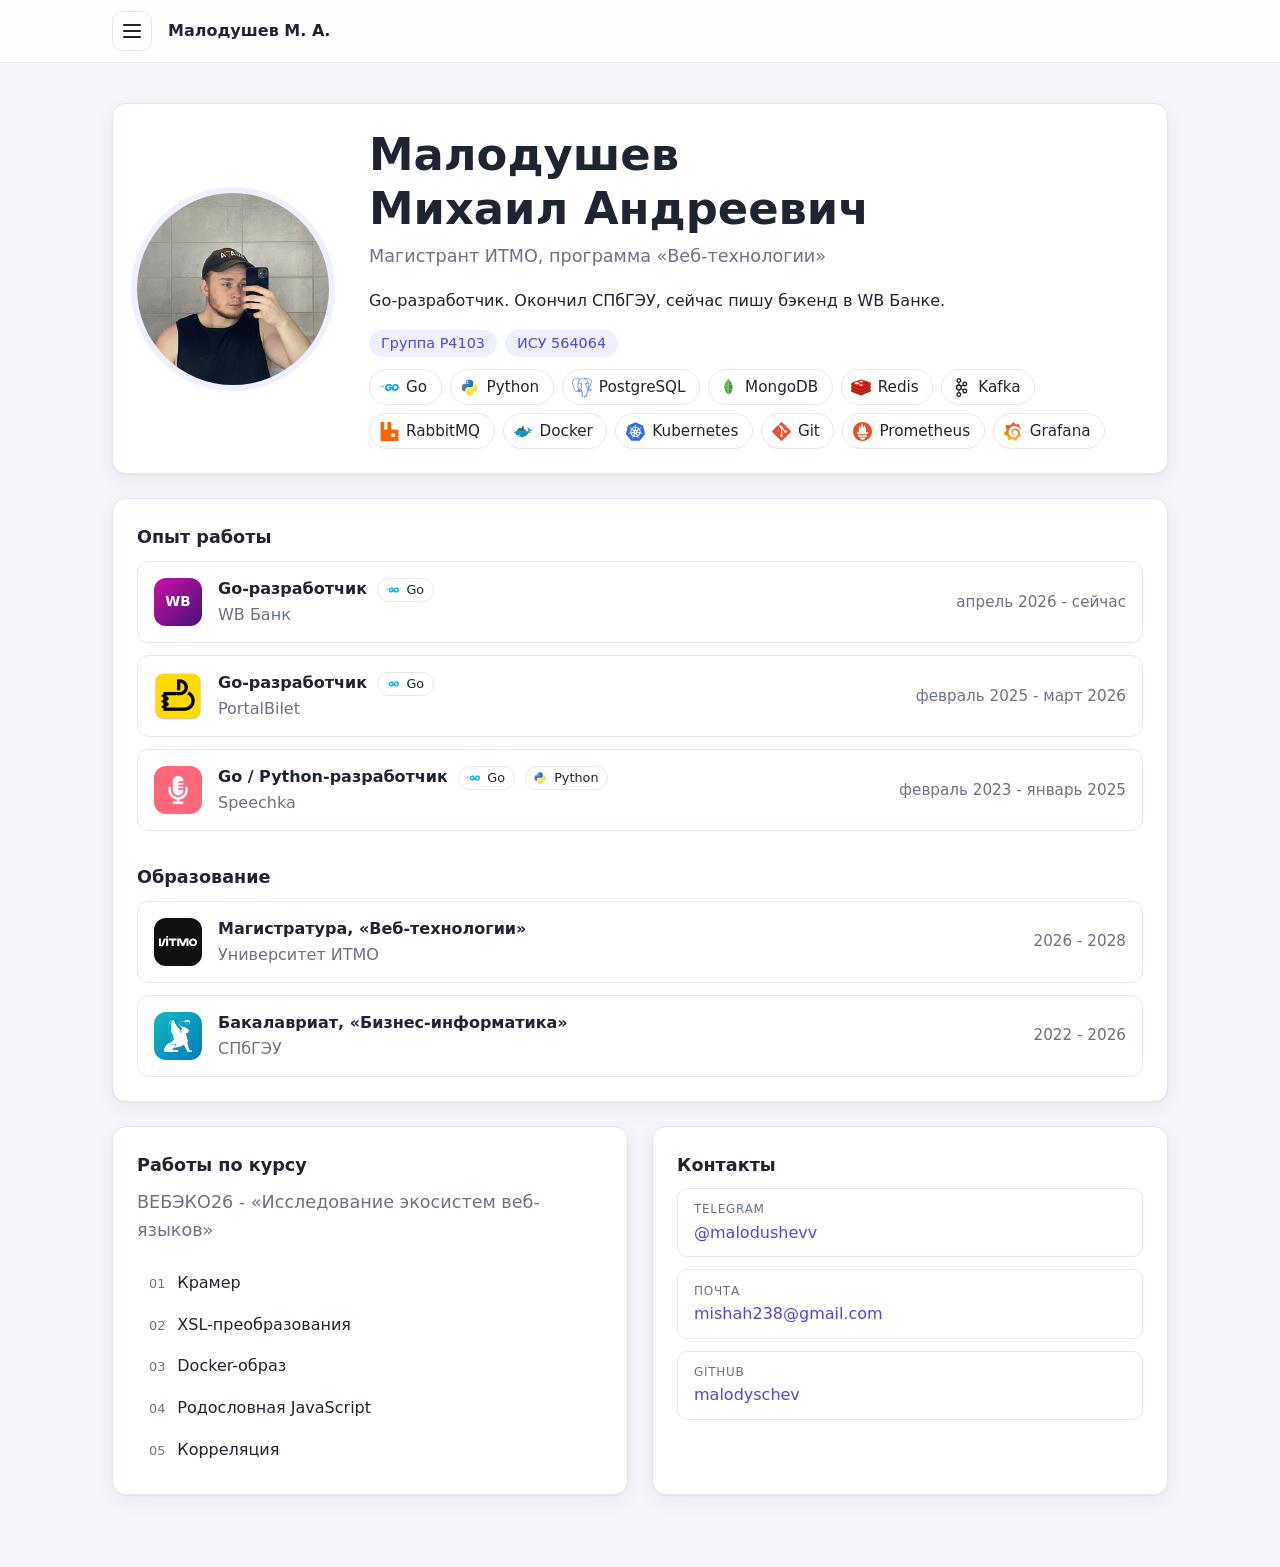
<file: index.html>
<!DOCTYPE html>
<html lang="ru">
<head>
  <meta charset="utf-8">
  <meta name="viewport" content="width=device-width, initial-scale=1">
  <title>Малодушев Михаил - портфолио</title>
  <link rel="stylesheet" href="assets/style.css">
  <script src="assets/works.js" defer></script>
</head>
<body>
  <header class="site-header">
    <nav data-nav="site" aria-label="Навигация по сайту"></nav>
  </header>

  <main>
    <section class="card hero">
      <img class="avatar" src="images/photo.jpg" alt="Малодушев Михаил" width="640" height="640">
      <div>
        <h1>Малодушев Михаил Андреевич</h1>
        <p class="lead">Магистрант ИТМО, программа «Веб-технологии»</p>
        <p class="hero-about">Go-разработчик. Окончил СПбГЭУ, сейчас пишу бэкенд в WB Банке.</p>
        <ul class="tags">
          <li>Группа P4103</li>
          <li>ИСУ 564064</li>
        </ul>
        <ul class="stack" aria-label="Языки, базы данных и кэш">
          <li><img src="images/stack/go.svg" alt="" width="20" height="20">Go</li>
          <li><img src="images/stack/python.svg" alt="" width="20" height="20">Python</li>
          <li><img src="images/stack/postgresql.svg" alt="" width="20" height="20">PostgreSQL</li>
          <li><img src="images/stack/mongodb.svg" alt="" width="20" height="20">MongoDB</li>
          <li><img src="images/stack/redis.svg" alt="" width="20" height="20">Redis</li>
          <li><img src="images/stack/kafka.svg" alt="" width="20" height="20">Kafka</li>
        </ul>
        <ul class="stack" aria-label="Очереди и инфраструктура">
          <li><img src="images/stack/rabbitmq.svg" alt="" width="20" height="20">RabbitMQ</li>
          <li><img src="images/stack/docker.svg" alt="" width="20" height="20">Docker</li>
          <li><img src="images/stack/kubernetes.svg" alt="" width="20" height="20">Kubernetes</li>
          <li><img src="images/stack/git.svg" alt="" width="20" height="20">Git</li>
          <li><img src="images/stack/prometheus.svg" alt="" width="20" height="20">Prometheus</li>
          <li><img src="images/stack/grafana.svg" alt="" width="20" height="20">Grafana</li>
        </ul>
      </div>
    </section>

    <section class="card about">
      <h2>Опыт работы</h2>
      <ul class="timeline">
        <li class="timeline-item">
          <span class="logo logo-wb" aria-hidden="true">WB</span>
          <div>
            <p class="timeline-title">Go-разработчик <span class="tech"><img src="images/stack/go.svg" alt="" width="16" height="16">Go</span></p>
            <p class="timeline-place">WB Банк</p>
          </div>
          <p class="timeline-date"><time datetime="2026-04">апрель 2026</time> - сейчас</p>
        </li>
        <li class="timeline-item">
          <img class="logo" src="images/portalbilet.png" alt="" width="192" height="192">
          <div>
            <p class="timeline-title">Go-разработчик <span class="tech"><img src="images/stack/go.svg" alt="" width="16" height="16">Go</span></p>
            <p class="timeline-place">PortalBilet</p>
          </div>
          <p class="timeline-date"><time datetime="2025-02">февраль 2025</time> - <time datetime="2026-03">март 2026</time></p>
        </li>
        <li class="timeline-item">
          <img class="logo" src="images/speechka.png" alt="" width="192" height="192">
          <div>
            <p class="timeline-title">Go / Python-разработчик <span class="tech"><img src="images/stack/go.svg" alt="" width="16" height="16">Go</span> <span class="tech"><img src="images/stack/python.svg" alt="" width="16" height="16">Python</span></p>
            <p class="timeline-place">Speechka</p>
          </div>
          <p class="timeline-date"><time datetime="2023-02">февраль 2023</time> - <time datetime="2025-01">январь 2025</time></p>
        </li>
      </ul>

      <h2>Образование</h2>
      <ul class="timeline">
        <li class="timeline-item">
          <img class="logo" src="images/itmo.svg" alt="" width="120" height="120">
          <div>
            <p class="timeline-title">Магистратура, «Веб-технологии»</p>
            <p class="timeline-place">Университет ИТМО</p>
          </div>
          <p class="timeline-date"><time datetime="2026">2026</time> - <time datetime="2028">2028</time></p>
        </li>
        <li class="timeline-item">
          <img class="logo" src="images/unecon.svg" alt="" width="120" height="120">
          <div>
            <p class="timeline-title">Бакалавриат, «Бизнес-информатика»</p>
            <p class="timeline-place">СПбГЭУ</p>
          </div>
          <p class="timeline-date"><time datetime="2022">2022</time> - <time datetime="2026">2026</time></p>
        </li>
      </ul>
    </section>

    <div class="card-grid">
      <section class="card">
        <h2>Работы по курсу</h2>
        <p class="lead">ВЕБЭКО26 - «Исследование экосистем веб-языков»</p>
        <ol class="works-list" data-nav="list"></ol>
      </section>

      <section class="card">
        <h2>Контакты</h2>
        <ul class="contacts">
          <li>
            <a class="contact" href="https://t.me/malodushevv">
              <span class="contact-label">Telegram</span>
              <span class="contact-value">@malodushevv</span>
            </a>
          </li>
          <li>
            <a class="contact" href="mailto:mishah238@gmail.com">
              <span class="contact-label">Почта</span>
              <span class="contact-value">mishah238@gmail.com</span>
            </a>
          </li>
          <li>
            <a class="contact" href="https://github.com/malodyschev">
              <span class="contact-label">GitHub</span>
              <span class="contact-value">malodyschev</span>
            </a>
          </li>
        </ul>
      </section>
    </div>
  </main>
</body>
</html>
</file>
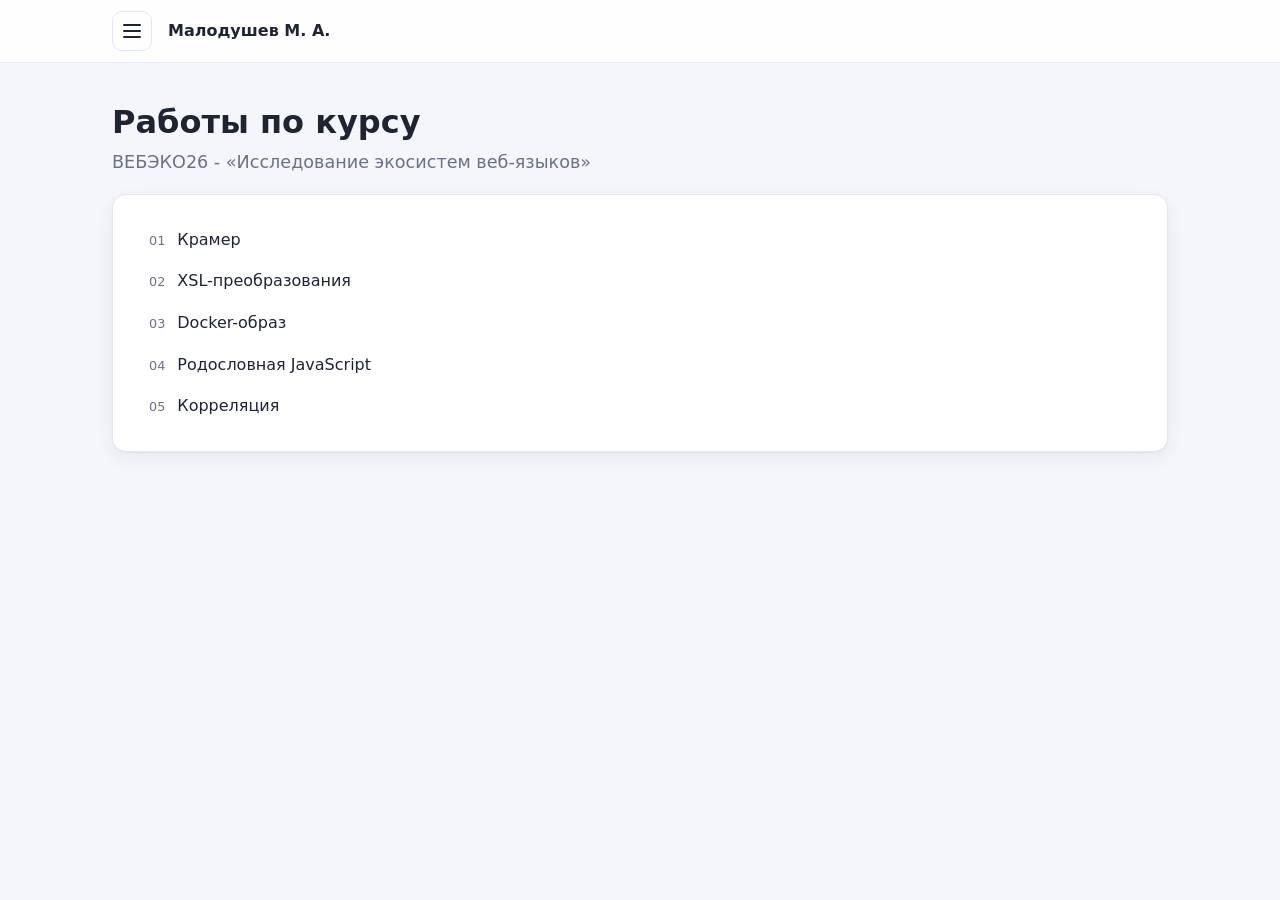
<file: works/index.html>
<!DOCTYPE html>
<html lang="ru">
<head>
  <meta charset="utf-8">
  <meta name="viewport" content="width=device-width, initial-scale=1">
  <title>Работы по курсу</title>
  <link rel="stylesheet" href="../assets/style.css">
  <script src="../assets/works.js" defer></script>
</head>
<body>
  <header class="site-header">
    <nav data-nav="site" aria-label="Навигация по сайту"></nav>
  </header>

  <main>
    <h1>Работы по курсу</h1>
    <p class="lead">ВЕБЭКО26 - «Исследование экосистем веб-языков»</p>

    <section class="card">
      <ol class="works-list" data-nav="list"></ol>
    </section>
  </main>
</body>
</html>
</file>
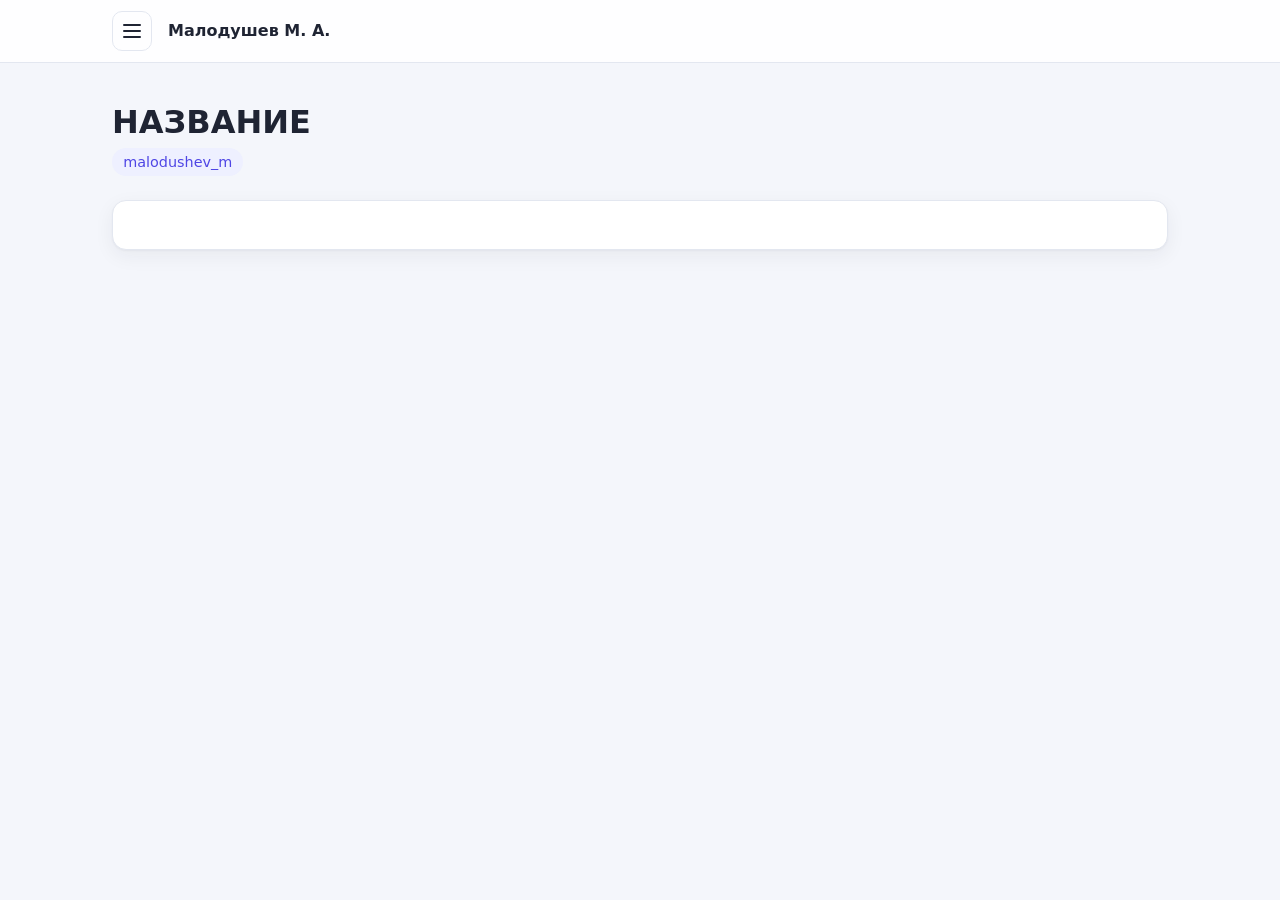
<file: works/_template/index.html>
<!DOCTYPE html>
<html lang="ru">
<head>
  <meta charset="utf-8">
  <meta name="viewport" content="width=device-width, initial-scale=1">
  <title>НАЗВАНИЕ</title>
  <link rel="stylesheet" href="../../assets/style.css">
  <link rel="stylesheet" href="style.css">
  <script src="../../assets/works.js" defer></script>
</head>
<body data-work="SLUG">
  <!-- Как завести новую работу - см. README.md в корне репозитория -->
  <header class="site-header">
    <nav data-nav="site" aria-label="Навигация по сайту"></nav>
  </header>

  <main>
    <h1>НАЗВАНИЕ</h1>
    <h4 class="login">malodushev_m</h4>

    <section class="card">
    </section>
  </main>

  <footer>
    <nav class="pager" data-nav="pager" aria-label="Соседние работы"></nav>
  </footer>

  <script>
  </script>
</body>
</html>
</file>
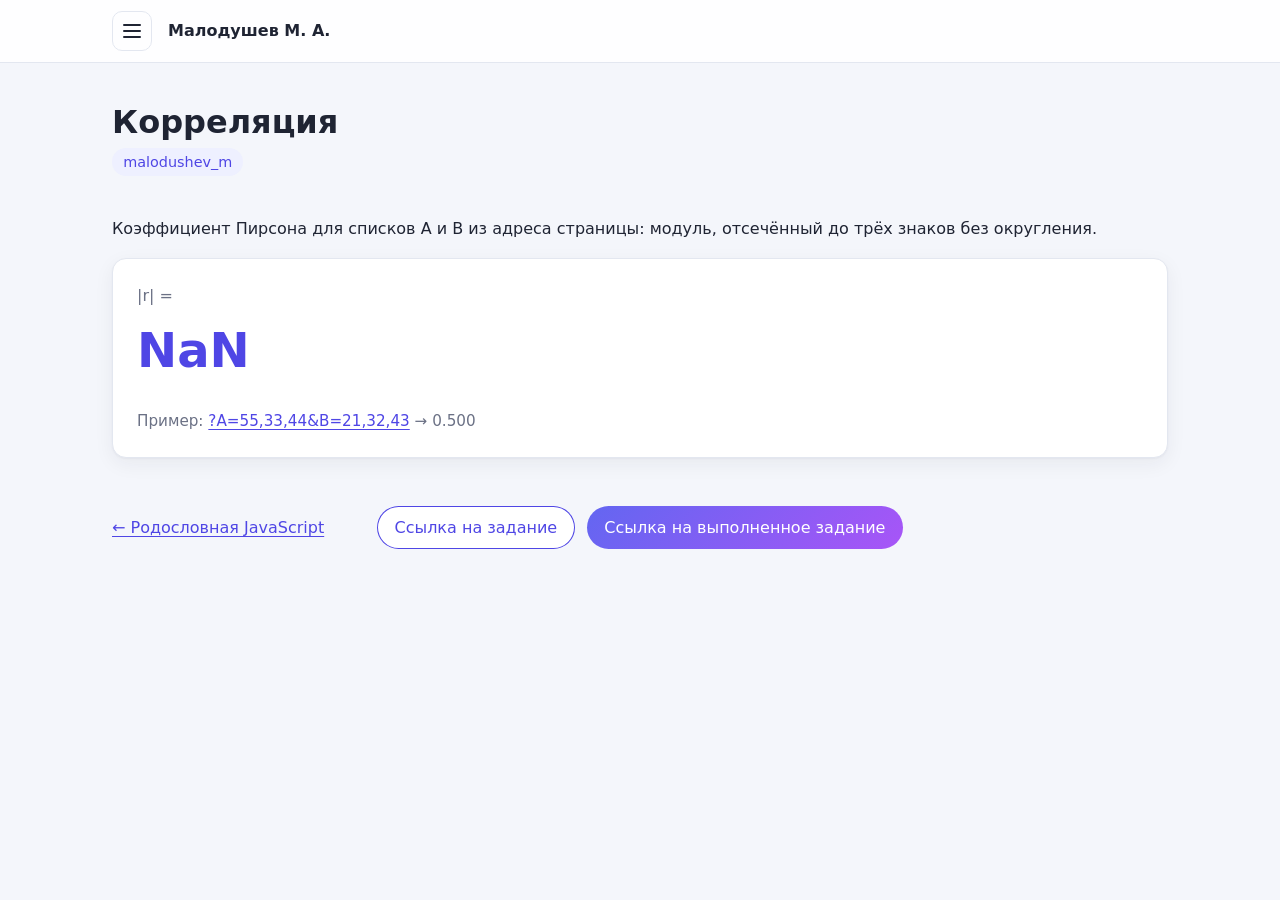
<file: works/correlation/index.html>
<!DOCTYPE html>
<html lang="ru">
<head>
  <meta charset="utf-8">
  <meta name="viewport" content="width=device-width, initial-scale=1">
  <!-- Заголовок перезапишет скрипт задания: в title кладётся результат -->
  <title>Корреляция</title>
  <link rel="stylesheet" href="../../assets/style.css">
  <link rel="stylesheet" href="style.css">
  <script src="../../assets/works.js" defer></script>
</head>
<body data-work="correlation">
  <header class="site-header">
    <nav data-nav="site" aria-label="Навигация по сайту"></nav>
  </header>

  <main>
    <h1>Корреляция</h1>
    <h4 class="login">malodushev_m</h4>

    <p>
      Коэффициент Пирсона для списков A и B из адреса страницы: модуль,
      отсечённый до трёх знаков без округления.
    </p>

    <section class="card">
      <p class="result-label">|r| =</p>
      <output class="result-value" id="result"></output>
      <p class="example">
        Пример: <a href="?A=55,33,44&amp;B=21,32,43">?A=55,33,44&amp;B=21,32,43</a> → 0.500
      </p>
    </section>
  </main>

  <footer>
    <nav class="pager" data-nav="pager" aria-label="Соседние работы"></nav>
  </footer>

  <!-- Скрипт задания - без изменений, как сдан в web-scriptor -->
  <script>
    const qs = location.search.slice(1);

    const bag = {};
    qs.split('&').forEach(function (pair) {
      const eq = pair.indexOf('=');
      bag[pair.slice(0, eq)] = pair.slice(eq + 1);
    });

    const toNums = function (str) {
      return (str || '').split(',').map(Number);
    };

    const xs = toNums(bag.A);
    const ys = toNums(bag.B);

    const mean = function (arr) {
      return arr.reduce(function (s, v) { return s + v; }, 0) / arr.length;
    };
    const mx = mean(xs);
    const my = mean(ys);

    let cov = 0, sx = 0, sy = 0;
    for (let i = 0; i < xs.length; i++) {
      const dx = xs[i] - mx;
      const dy = ys[i] - my;
      cov += dx * dy;
      sx  += dx * dx;
      sy  += dy * dy;
    }
    const r = cov / Math.sqrt(sx * sy);

    const m = Math.abs(r);
    document.title = m >= 1 ? '1' : (Math.trunc(m * 1000) / 1000).toFixed(3);
  </script>

  <!-- Только для Гелиоса: показываем на странице тот же результат, что ушёл в title -->
  <script>
    document.getElementById('result').textContent = document.title;
  </script>
</body>
</html>
</file>
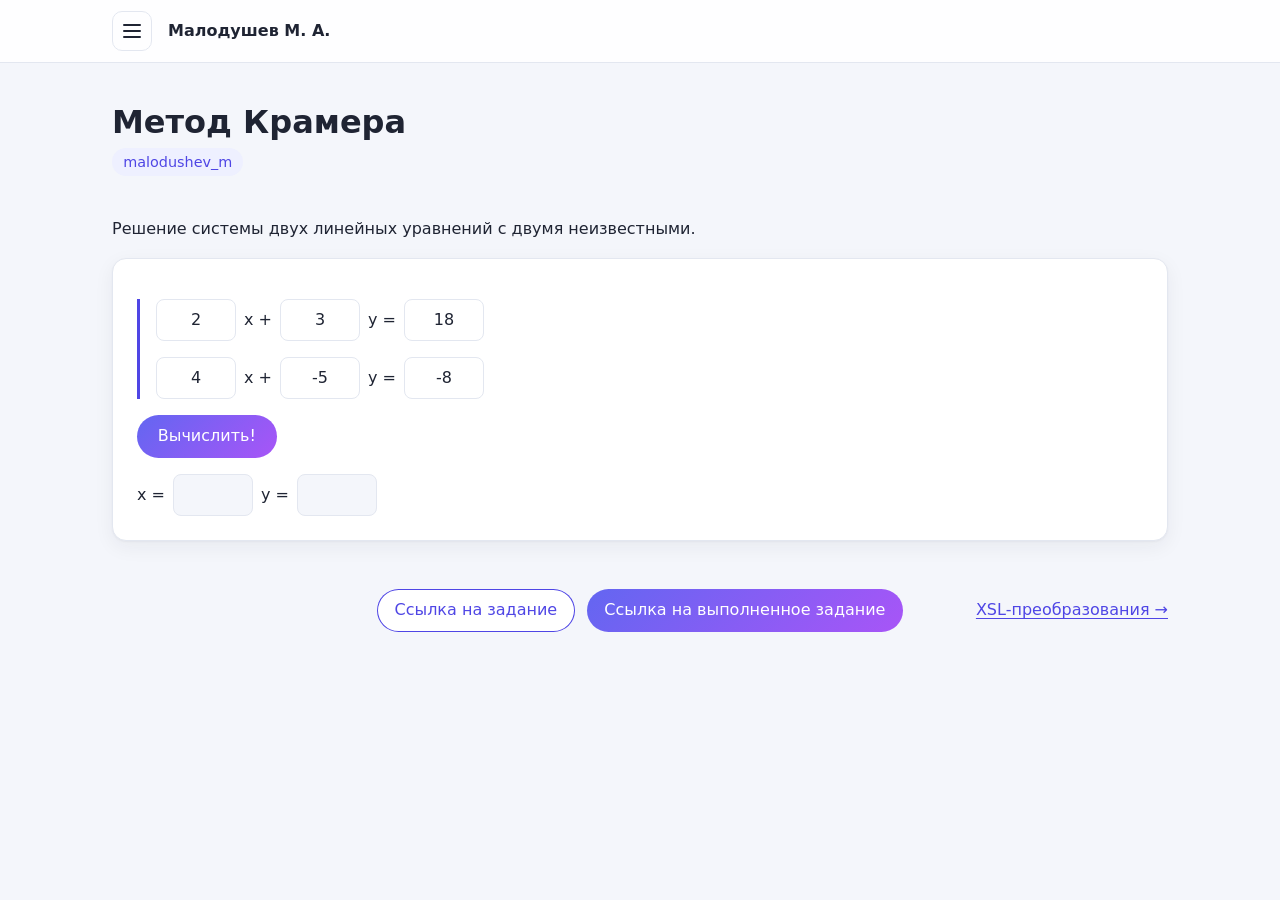
<file: works/cramer/index.html>
<!DOCTYPE html>
<html lang="ru">
<head>
  <meta charset="utf-8">
  <meta name="viewport" content="width=device-width, initial-scale=1">
  <title>Крамер</title>
  <link rel="stylesheet" href="../../assets/style.css">
  <link rel="stylesheet" href="style.css">
  <script src="../../assets/works.js" defer></script>
</head>
<body data-work="cramer">
  <header class="site-header">
    <nav data-nav="site" aria-label="Навигация по сайту"></nav>
  </header>

  <main>
    <h1>Метод Крамера</h1>
    <h4 class="login">malodushev_m</h4>

    <p>Решение системы двух линейных уравнений с двумя неизвестными.</p>

    <section class="card" aria-label="Калькулятор">
      <div class="system">
        <p class="equation">
          <input id="n1" value="2" aria-label="Коэффициент при x, уравнение 1"> x +
          <input id="n2" value="3" aria-label="Коэффициент при y, уравнение 1"> y =
          <input id="n3" value="18" aria-label="Свободный член, уравнение 1">
        </p>
        <p class="equation">
          <input id="n4" value="4" aria-label="Коэффициент при x, уравнение 2"> x +
          <input id="n5" value="-5" aria-label="Коэффициент при y, уравнение 2"> y =
          <input id="n6" value="-8" aria-label="Свободный член, уравнение 2">
        </p>
      </div>

      <p><button id="bt">Вычислить!</button></p>

      <p class="equation">
        x = <input id="result1" readonly>
        y = <input id="result2" readonly>
      </p>
    </section>
  </main>

  <footer>
    <nav class="pager" data-nav="pager" aria-label="Соседние работы"></nav>
  </footer>

  <script>
    // Элементы с id доступны как глобальные переменные (bt, n1...) - так было в исходном задании
    bt.onclick = () => {
      const [a1, b1, c1, a2, b2, c2] =
        [n1, n2, n3, n4, n5, n6].map(el => Number(el.value));

      // Главный определитель и определители для x и y
      const d  = a1 * b2 - b1 * a2;
      const dx = c1 * b2 - b1 * c2;
      const dy = a1 * c2 - c1 * a2;

      result1.value = dx / d;
      result2.value = dy / d;
    };
  </script>
</body>
</html>
</file>
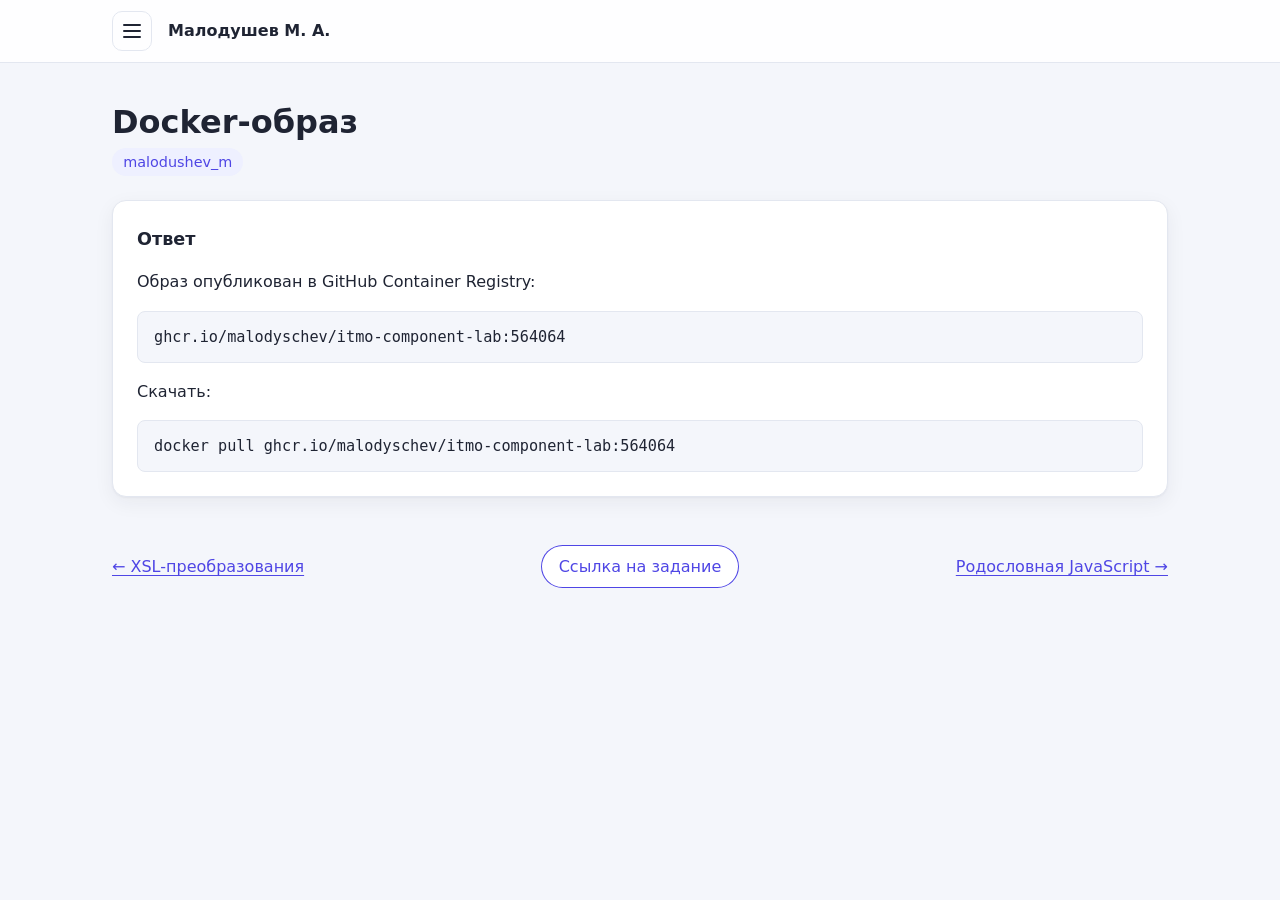
<file: works/docker/index.html>
<!DOCTYPE html>
<html lang="ru">
<head>
  <meta charset="utf-8">
  <meta name="viewport" content="width=device-width, initial-scale=1">
  <title>Docker-образ</title>
  <link rel="stylesheet" href="../../assets/style.css">
  <link rel="stylesheet" href="style.css">
  <script src="../../assets/works.js" defer></script>
</head>
<body data-work="docker">
  <header class="site-header">
    <nav data-nav="site" aria-label="Навигация по сайту"></nav>
  </header>

  <main>
    <h1>Docker-образ</h1>
    <h4 class="login">malodushev_m</h4>

    <section class="card">
      <h2>Ответ</h2>
      <p>Образ опубликован в GitHub Container Registry:</p>
      <pre class="code"><code>ghcr.io/malodyschev/itmo-component-lab:564064</code></pre>

      <p>Скачать:</p>
      <pre class="code"><code>docker pull ghcr.io/malodyschev/itmo-component-lab:564064</code></pre>
    </section>
  </main>

  <footer>
    <nav class="pager" data-nav="pager" aria-label="Соседние работы"></nav>
  </footer>
</body>
</html>
</file>
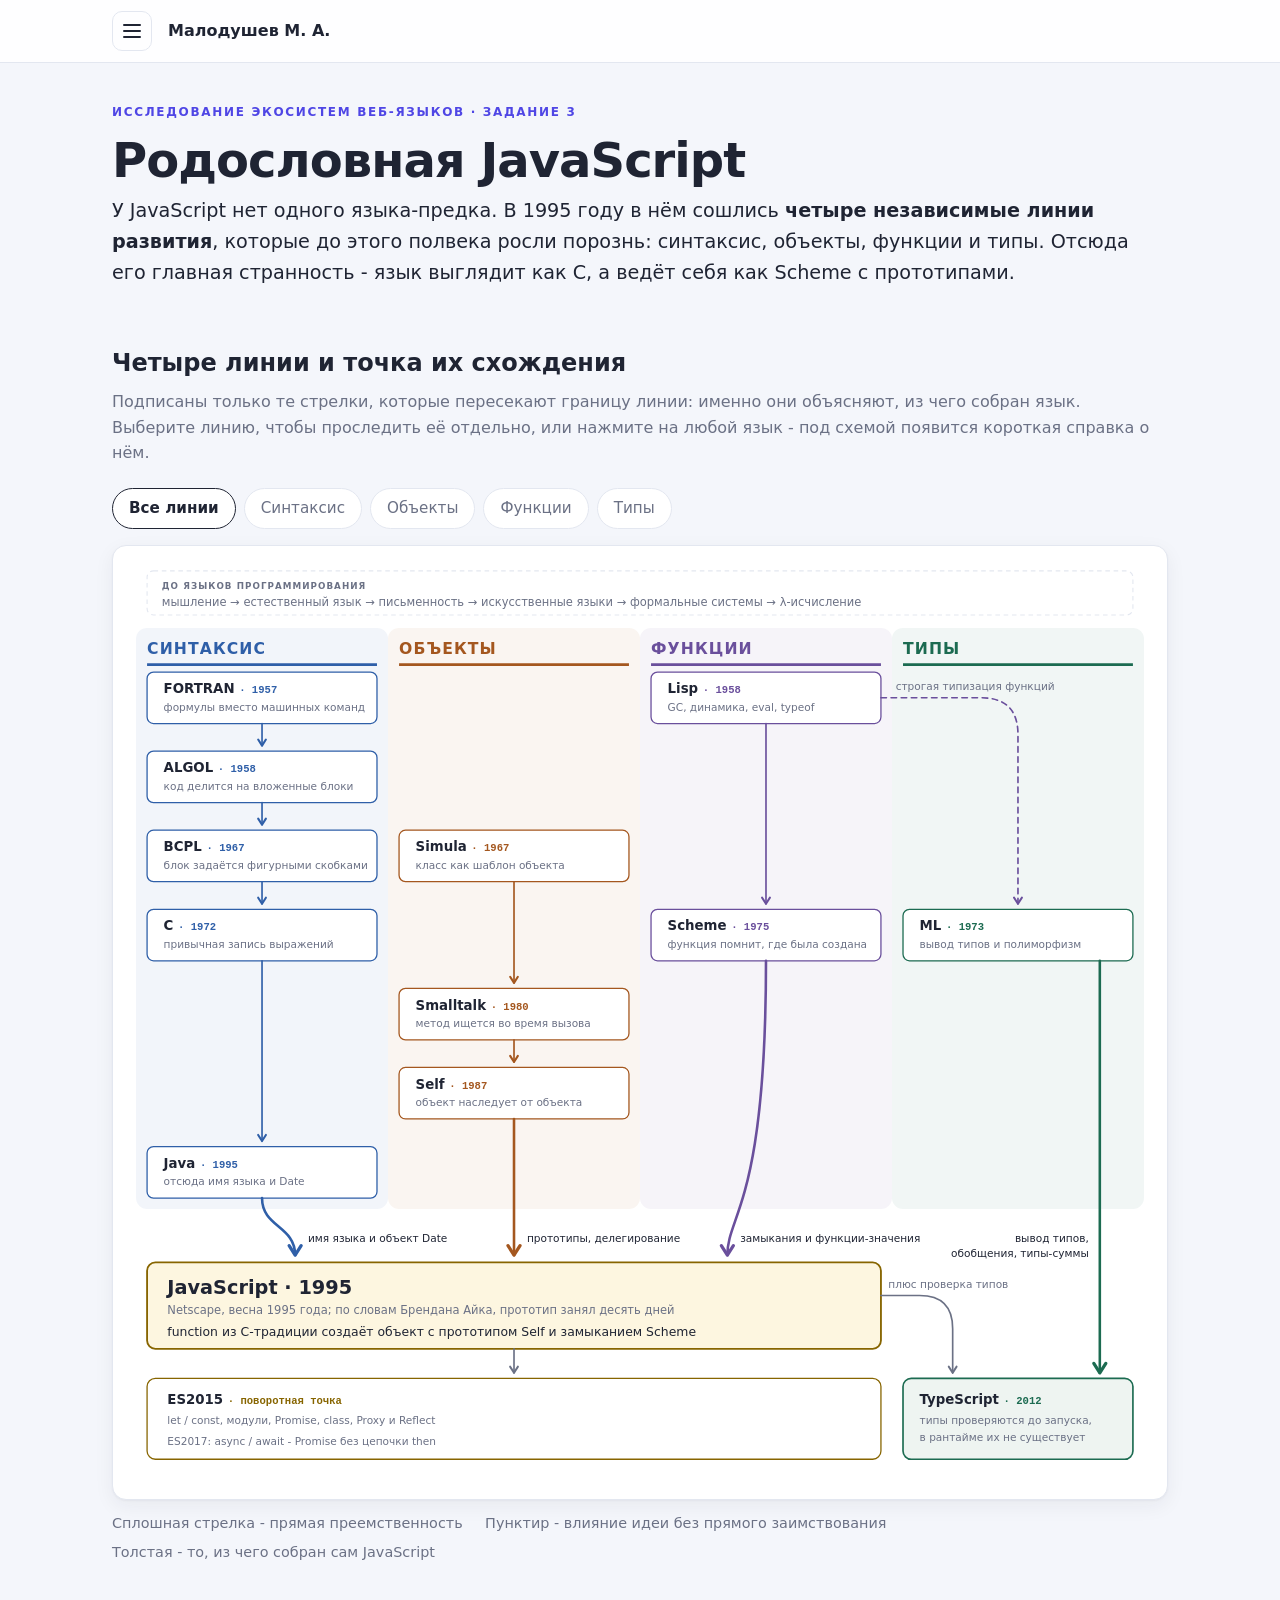
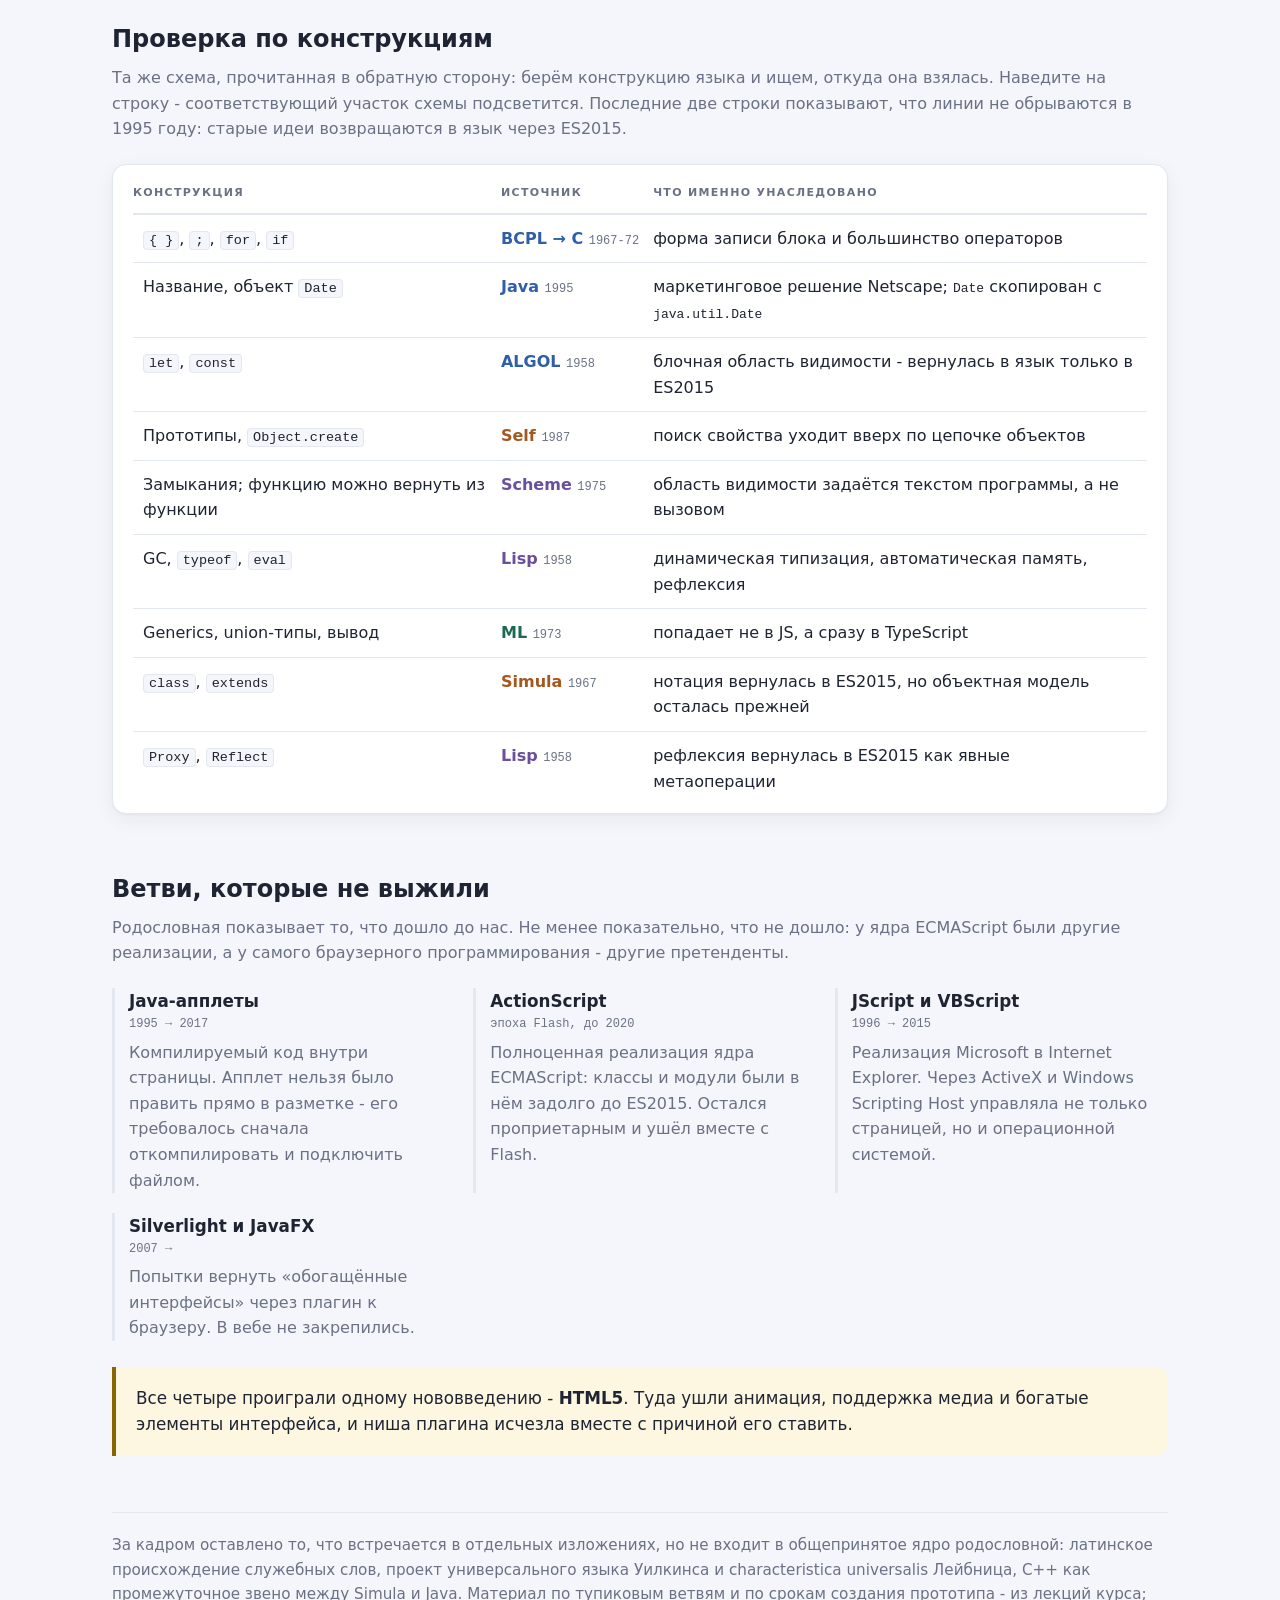
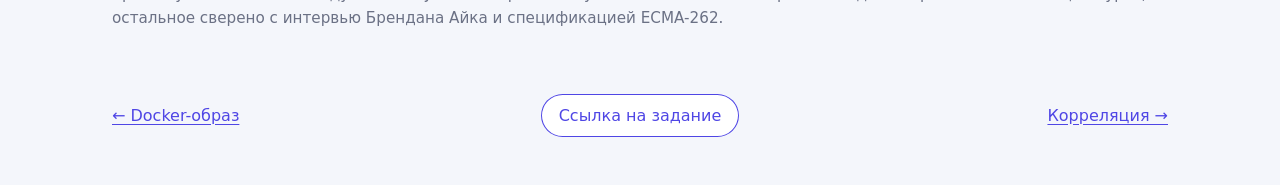
<file: works/js_history/index.html>
<!DOCTYPE html>
<html lang="ru">
<head>
  <meta charset="utf-8">
  <meta name="viewport" content="width=device-width, initial-scale=1">
  <title>Родословная JavaScript</title>
  <link rel="stylesheet" href="../../assets/style.css">
  <link rel="stylesheet" href="style.css">
  <script src="../../assets/works.js" defer></script>
  <script src="script.js" defer></script>
</head>
<body data-work="js_history">
  <header class="site-header">
    <nav data-nav="site" aria-label="Навигация по сайту"></nav>
  </header>

  <main class="history">
    <p class="eyebrow">Исследование экосистем веб-языков · задание 3</p>
    <h1>Родословная JavaScript</h1>
    <p class="thesis">
      У JavaScript нет одного языка-предка. В 1995 году в нём сошлись <strong>четыре
      независимые линии развития</strong>, которые до этого полвека росли порознь:
      синтаксис, объекты, функции и типы. Отсюда его главная странность - язык
      выглядит как C, а ведёт себя как Scheme с прототипами.
    </p>

    <section>
      <h2>Четыре линии и точка их схождения</h2>
      <p class="sub">
        Подписаны только те стрелки, которые пересекают границу линии: именно они
        объясняют, из чего собран язык. Выберите линию, чтобы проследить её отдельно,
        или нажмите на любой язык - под схемой появится короткая справка о нём.
      </p>

      <div class="chips" role="group" aria-label="Фильтр по линиям">
        <button class="chip" type="button" aria-pressed="true" data-ids="">Все линии</button>
        <button class="chip" type="button" aria-pressed="false" data-lane="1"
                data-ids="fortran algol bcpl c java e-fa e-ab e-bc e-cj e-java">Синтаксис</button>
        <button class="chip" type="button" aria-pressed="false" data-lane="2"
                data-ids="simula smalltalk self e-sisr e-srse e-self">Объекты</button>
        <button class="chip" type="button" aria-pressed="false" data-lane="3"
                data-ids="lisp scheme e-lisc e-scheme e-liml">Функции</button>
        <button class="chip" type="button" aria-pressed="false" data-lane="4"
                data-ids="ml ts e-liml e-mlts">Типы</button>
      </div>

      <figure>
        <div class="scroller">
          <svg id="tree" viewBox="0 0 1120 1010" role="img"
               aria-label="Схема: четыре линии развития языков программирования - синтаксис, объекты, функции и типы - сходятся в JavaScript 1995 года, из которого вырастают ES2015 и TypeScript.">
            <defs>
              <marker id="m1" viewBox="0 0 12 12" refX="8" refY="6" markerWidth="8" markerHeight="8" orient="auto-start-reverse"><path d="M2.5,2.5 L8,6 L2.5,9.5" class="mkl ms1"/></marker>
              <marker id="m2" viewBox="0 0 12 12" refX="8" refY="6" markerWidth="8" markerHeight="8" orient="auto-start-reverse"><path d="M2.5,2.5 L8,6 L2.5,9.5" class="mkl ms2"/></marker>
              <marker id="m3" viewBox="0 0 12 12" refX="8" refY="6" markerWidth="8" markerHeight="8" orient="auto-start-reverse"><path d="M2.5,2.5 L8,6 L2.5,9.5" class="mkl ms3"/></marker>
              <marker id="m4" viewBox="0 0 12 12" refX="8" refY="6" markerWidth="8" markerHeight="8" orient="auto-start-reverse"><path d="M2.5,2.5 L8,6 L2.5,9.5" class="mkl ms4"/></marker>
              <marker id="mn" viewBox="0 0 12 12" refX="8" refY="6" markerWidth="8" markerHeight="8" orient="auto-start-reverse"><path d="M2.5,2.5 L8,6 L2.5,9.5" class="mkl msn"/></marker>
            </defs>

            <!-- цветные колонки линий -->
            <rect class="band bd1" x="12"  y="76" width="274" height="632" rx="12"/>
            <rect class="band bd2" x="286" y="76" width="274" height="632" rx="12"/>
            <rect class="band bd3" x="560" y="76" width="274" height="632" rx="12"/>
            <rect class="band bd4" x="834" y="76" width="274" height="632" rx="12"/>

            <g class="g node" style="--i:0">
              <rect class="pro-box" x="24" y="14" width="1072" height="48" rx="7"/>
              <text class="pro-tag" x="40" y="34">До языков программирования</text>
              <text class="pro-txt" x="40" y="52">мышление → естественный язык → письменность → искусственные языки → формальные системы → λ-исчисление</text>
            </g>

            <g class="g node" style="--i:1">
              <text class="lane l1" x="24" y="104">Синтаксис</text>
              <line class="ruleline rule1" x1="24" y1="116" x2="274" y2="116"/>
            </g>
            <g class="g node" style="--i:1">
              <text class="lane l2" x="298" y="104">Объекты</text>
              <line class="ruleline rule2" x1="298" y1="116" x2="548" y2="116"/>
            </g>
            <g class="g node" style="--i:1">
              <text class="lane l3" x="572" y="104">Функции</text>
              <line class="ruleline rule3" x1="572" y1="116" x2="822" y2="116"/>
            </g>
            <g class="g node" style="--i:1">
              <text class="lane l4" x="846" y="104">Типы</text>
              <line class="ruleline rule4" x1="846" y1="116" x2="1096" y2="116"/>
            </g>

            <!-- линия 1 -->
            <g class="g node clickable" id="fortran" role="button" tabindex="0" style="--i:2">
              <rect class="node-card c1" x="24" y="124" width="250" height="56" rx="7"/>
              <text class="name" x="42" y="147">FORTRAN <tspan class="yr y1">· 1957</tspan></text>
              <text class="gloss" x="42" y="166">формулы вместо машинных команд</text>
              <text class="more m1" x="256" y="160" text-anchor="end">→</text>
            </g>
            <g class="g link" id="e-fa" style="--i:2"><path class="ln s1" pathLength="1" d="M149,180 L149,204" marker-end="url(#m1)"/></g>

            <g class="g node clickable" id="algol" role="button" tabindex="0" style="--i:3">
              <rect class="node-card c1" x="24" y="210" width="250" height="56" rx="7"/>
              <text class="name" x="42" y="233">ALGOL <tspan class="yr y1">· 1958</tspan></text>
              <text class="gloss" x="42" y="252">код делится на вложенные блоки</text>
              <text class="more m1" x="256" y="246" text-anchor="end">→</text>
            </g>
            <g class="g link" id="e-ab" style="--i:3"><path class="ln s1" pathLength="1" d="M149,266 L149,290" marker-end="url(#m1)"/></g>

            <g class="g node clickable" id="bcpl" role="button" tabindex="0" style="--i:4">
              <rect class="node-card c1" x="24" y="296" width="250" height="56" rx="7"/>
              <text class="name" x="42" y="319">BCPL <tspan class="yr y1">· 1967</tspan></text>
              <text class="gloss" x="42" y="338">блок задаётся фигурными скобками</text>
              <text class="more m1" x="256" y="332" text-anchor="end">→</text>
            </g>
            <g class="g link" id="e-bc" style="--i:4"><path class="ln s1" pathLength="1" d="M149,352 L149,376" marker-end="url(#m1)"/></g>

            <g class="g node clickable" id="c" role="button" tabindex="0" style="--i:5">
              <rect class="node-card c1" x="24" y="382" width="250" height="56" rx="7"/>
              <text class="name" x="42" y="405">C <tspan class="yr y1">· 1972</tspan></text>
              <text class="gloss" x="42" y="424">привычная запись выражений</text>
              <text class="more m1" x="256" y="418" text-anchor="end">→</text>
            </g>
            <g class="g link" id="e-cj" style="--i:5"><path class="ln s1" pathLength="1" d="M149,438 L149,634" marker-end="url(#m1)"/></g>

            <g class="g node clickable" id="java" role="button" tabindex="0" style="--i:8">
              <rect class="node-card c1" x="24" y="640" width="250" height="56" rx="7"/>
              <text class="name" x="42" y="663">Java <tspan class="yr y1">· 1995</tspan></text>
              <text class="gloss" x="42" y="682">отсюда имя языка и Date</text>
              <text class="more m1" x="256" y="676" text-anchor="end">→</text>
            </g>

            <!-- линия 2 -->
            <g class="g node clickable" id="simula" role="button" tabindex="0" style="--i:4">
              <rect class="node-card c2" x="298" y="296" width="250" height="56" rx="7"/>
              <text class="name" x="316" y="319">Simula <tspan class="yr y2">· 1967</tspan></text>
              <text class="gloss" x="316" y="338">класс как шаблон объекта</text>
              <text class="more m2" x="530" y="332" text-anchor="end">→</text>
            </g>
            <g class="g link" id="e-sisr" style="--i:4"><path class="ln s2" pathLength="1" d="M423,352 L423,462" marker-end="url(#m2)"/></g>

            <g class="g node clickable" id="smalltalk" role="button" tabindex="0" style="--i:6">
              <rect class="node-card c2" x="298" y="468" width="250" height="56" rx="7"/>
              <text class="name" x="316" y="491">Smalltalk <tspan class="yr y2">· 1980</tspan></text>
              <text class="gloss" x="316" y="510">метод ищется во время вызова</text>
              <text class="more m2" x="530" y="504" text-anchor="end">→</text>
            </g>
            <g class="g link" id="e-srse" style="--i:6"><path class="ln s2" pathLength="1" d="M423,524 L423,548" marker-end="url(#m2)"/></g>

            <g class="g node clickable" id="self" role="button" tabindex="0" style="--i:7">
              <rect class="node-card c2" x="298" y="554" width="250" height="56" rx="7"/>
              <text class="name" x="316" y="577">Self <tspan class="yr y2">· 1987</tspan></text>
              <text class="gloss" x="316" y="596">объект наследует от объекта</text>
              <text class="more m2" x="530" y="590" text-anchor="end">→</text>
            </g>

            <!-- линия 3 -->
            <g class="g node clickable" id="lisp" role="button" tabindex="0" style="--i:2">
              <rect class="node-card c3" x="572" y="124" width="250" height="56" rx="7"/>
              <text class="name" x="590" y="147">Lisp <tspan class="yr y3">· 1958</tspan></text>
              <text class="gloss" x="590" y="166">GC, динамика, eval, typeof</text>
              <text class="more m3" x="804" y="160" text-anchor="end">→</text>
            </g>
            <g class="g link" id="e-lisc" style="--i:2"><path class="ln s3" pathLength="1" d="M697,180 L697,376" marker-end="url(#m3)"/></g>

            <g class="g node clickable" id="scheme" role="button" tabindex="0" style="--i:5">
              <rect class="node-card c3" x="572" y="382" width="250" height="56" rx="7"/>
              <text class="name" x="590" y="405">Scheme <tspan class="yr y3">· 1975</tspan></text>
              <text class="gloss" x="590" y="424">функция помнит, где была создана</text>
              <text class="more m3" x="804" y="418" text-anchor="end">→</text>
            </g>

            <!-- линия 4 -->
            <g class="g link" id="e-liml" style="--i:3">
              <path class="ln s3 dashline" d="M822,152 H931 Q971,152 971,192 V376" marker-end="url(#m3)"/>
              <text class="gloss" x="838" y="144">строгая типизация функций</text>
            </g>
            <g class="g node clickable" id="ml" role="button" tabindex="0" style="--i:5">
              <rect class="node-card c4" x="846" y="382" width="250" height="56" rx="7"/>
              <text class="name" x="864" y="405">ML <tspan class="yr y4">· 1973</tspan></text>
              <text class="gloss" x="864" y="424">вывод типов и полиморфизм</text>
              <text class="more m4" x="1078" y="418" text-anchor="end">→</text>
            </g>

            <!-- схождение -->
            <g class="g link" id="e-java" style="--i:9">
              <path class="ln s1 thick" pathLength="1" d="M149,696 C149,728 185,726 185,758" marker-end="url(#m1)"/>
              <text class="edge" x="199" y="744">имя языка и объект Date</text>
            </g>
            <g class="g link" id="e-self" style="--i:9">
              <path class="ln s2 thick" pathLength="1" d="M423,610 L423,758" marker-end="url(#m2)"/>
              <text class="edge" x="437" y="744">прототипы, делегирование</text>
            </g>
            <g class="g link" id="e-scheme" style="--i:9">
              <path class="ln s3 thick" pathLength="1" d="M697,438 C697,702 655,714 655,758" marker-end="url(#m3)"/>
              <text class="edge" x="669" y="744">замыкания и функции-значения</text>
            </g>

            <g class="g node clickable" id="js" role="button" tabindex="0" style="--i:10">
              <rect class="hero-box" x="24" y="766" width="798" height="94" rx="9"/>
              <text class="hero-name" x="46" y="800">JavaScript · 1995</text>
              <text class="hero-sub" x="46" y="822">Netscape, весна 1995 года; по словам Брендана Айка, прототип занял десять дней</text>
              <text class="hero-punch" x="46" y="846">function из C-традиции создаёт объект с прототипом Self и замыканием Scheme</text>
              <text class="more mjs" x="800" y="800" text-anchor="end">→</text>
            </g>

            <g class="g link" id="e-jses" style="--i:11">
              <path class="ln sn" pathLength="1" d="M423,860 L423,886" marker-end="url(#mn)"/>
            </g>
            <g class="g node clickable" id="es" role="button" tabindex="0" style="--i:11">
              <rect class="es-box" x="24" y="892" width="798" height="88" rx="9"/>
              <text class="name" x="46" y="920">ES2015 <tspan class="yr yjs">· поворотная точка</tspan></text>
              <text class="gloss" x="46" y="942">let / const, модули, Promise, class, Proxy и Reflect</text>
              <text class="gloss" x="46" y="964">ES2017: async / await - Promise без цепочки then</text>
              <text class="more mjs" x="800" y="920" text-anchor="end">→</text>
            </g>

            <g class="g link" id="e-jsts" style="--i:11">
              <path class="ln sn" pathLength="1" d="M822,802 H864 Q900,802 900,838 V886" marker-end="url(#mn)"/>
              <text class="gloss" x="830" y="794">плюс проверка типов</text>
            </g>
            <g class="g link" id="e-mlts" style="--i:10">
              <path class="ln s4 thick" pathLength="1" d="M1060,438 L1060,886" marker-end="url(#m4)"/>
              <text class="edge" x="1048" y="744" text-anchor="end">вывод типов,</text>
              <text class="edge" x="1048" y="760" text-anchor="end">обобщения, типы-суммы</text>
            </g>
            <g class="g node clickable" id="ts" role="button" tabindex="0" style="--i:11">
              <rect class="ts-box" x="846" y="892" width="250" height="88" rx="9"/>
              <text class="name" x="864" y="920">TypeScript <tspan class="yr y4">· 2012</tspan></text>
              <text class="gloss" x="864" y="942">типы проверяются до запуска,</text>
              <text class="gloss" x="864" y="960">в рантайме их не существует</text>
              <text class="more m4" x="1078" y="920" text-anchor="end">→</text>
            </g>
          </svg>
        </div>

        <figcaption>
          <span>Сплошная стрелка - прямая преемственность</span>
          <span>Пунктир - влияние идеи без прямого заимствования</span>
          <span>Толстая - то, из чего собран сам JavaScript</span>
        </figcaption>
      </figure>
    </section>

    <section>
      <h2>Проверка по конструкциям</h2>
      <p class="sub">
        Та же схема, прочитанная в обратную сторону: берём конструкцию языка и ищем,
        откуда она взялась. Наведите на строку - соответствующий участок схемы
        подсветится. Последние две строки показывают, что линии не обрываются в 1995
        году: старые идеи возвращаются в язык через ES2015.
      </p>
      <div class="tablewrap">
        <table>
          <thead>
            <tr><th>Конструкция</th><th>Источник</th><th>Что именно унаследовано</th></tr>
          </thead>
          <tbody>
            <tr data-ids="bcpl c e-bc e-cj js">
              <td class="feat"><code>{ }</code>, <code>;</code>, <code>for</code>, <code>if</code></td>
              <td class="src"><span class="k1">BCPL → C</span> <span class="when">1967-72</span></td>
              <td>форма записи блока и большинство операторов</td>
            </tr>
            <tr data-ids="java js e-java">
              <td class="feat">Название, объект <code>Date</code></td>
              <td class="src"><span class="k1">Java</span> <span class="when">1995</span></td>
              <td>маркетинговое решение Netscape; <code>Date</code> скопирован с <code>java.util.Date</code></td>
            </tr>
            <tr data-ids="algol es">
              <td class="feat"><code>let</code>, <code>const</code></td>
              <td class="src"><span class="k1">ALGOL</span> <span class="when">1958</span></td>
              <td>блочная область видимости - вернулась в язык только в ES2015</td>
            </tr>
            <tr data-ids="self js e-self">
              <td class="feat">Прототипы, <code>Object.create</code></td>
              <td class="src"><span class="k2">Self</span> <span class="when">1987</span></td>
              <td>поиск свойства уходит вверх по цепочке объектов</td>
            </tr>
            <tr data-ids="scheme js e-scheme">
              <td class="feat">Замыкания; функцию можно вернуть из функции</td>
              <td class="src"><span class="k3">Scheme</span> <span class="when">1975</span></td>
              <td>область видимости задаётся текстом программы, а не вызовом</td>
            </tr>
            <tr data-ids="lisp js">
              <td class="feat">GC, <code>typeof</code>, <code>eval</code></td>
              <td class="src"><span class="k3">Lisp</span> <span class="when">1958</span></td>
              <td>динамическая типизация, автоматическая память, рефлексия</td>
            </tr>
            <tr data-ids="ml ts e-mlts">
              <td class="feat">Generics, union-типы, вывод</td>
              <td class="src"><span class="k4">ML</span> <span class="when">1973</span></td>
              <td>попадает не в JS, а сразу в TypeScript</td>
            </tr>
            <tr data-ids="simula es">
              <td class="feat"><code>class</code>, <code>extends</code></td>
              <td class="src"><span class="k2">Simula</span> <span class="when">1967</span></td>
              <td>нотация вернулась в ES2015, но объектная модель осталась прежней</td>
            </tr>
            <tr data-ids="lisp es">
              <td class="feat"><code>Proxy</code>, <code>Reflect</code></td>
              <td class="src"><span class="k3">Lisp</span> <span class="when">1958</span></td>
              <td>рефлексия вернулась в ES2015 как явные метаоперации</td>
            </tr>
          </tbody>
        </table>
      </div>
    </section>

    <section>
      <h2>Ветви, которые не выжили</h2>
      <p class="sub">
        Родословная показывает то, что дошло до нас. Не менее показательно, что не
        дошло: у ядра ECMAScript были другие реализации, а у самого браузерного
        программирования - другие претенденты.
      </p>
      <ul class="dead">
        <li>
          <span class="who">Java-апплеты</span>
          <span class="when">1995 → 2017</span>
          <span class="why">Компилируемый код внутри страницы. Апплет нельзя было править
          прямо в разметке - его требовалось сначала откомпилировать и подключить файлом.</span>
        </li>
        <li>
          <span class="who">ActionScript</span>
          <span class="when">эпоха Flash, до 2020</span>
          <span class="why">Полноценная реализация ядра ECMAScript: классы и модули были в нём
          задолго до ES2015. Остался проприетарным и ушёл вместе с Flash.</span>
        </li>
        <li>
          <span class="who">JScript и VBScript</span>
          <span class="when">1996 → 2015</span>
          <span class="why">Реализация Microsoft в Internet Explorer. Через ActiveX и Windows
          Scripting Host управляла не только страницей, но и операционной системой.</span>
        </li>
        <li>
          <span class="who">Silverlight и JavaFX</span>
          <span class="when">2007 →</span>
          <span class="why">Попытки вернуть «обогащённые интерфейсы» через плагин к браузеру.
          В вебе не закрепились.</span>
        </li>
      </ul>
      <p class="verdict">
        Все четыре проиграли одному нововведению - <strong>HTML5</strong>. Туда ушли
        анимация, поддержка медиа и богатые элементы интерфейса, и ниша плагина
        исчезла вместе с причиной его ставить.
      </p>
    </section>

    <p class="note">
      За кадром оставлено то, что встречается в отдельных изложениях, но не входит
      в общепринятое ядро родословной: латинское происхождение служебных слов, проект универсального языка
      Уилкинса и characteristica universalis Лейбница, C++ как промежуточное звено между
      Simula и Java. Материал по тупиковым ветвям и по срокам создания прототипа - из
      лекций курса; остальное сверено с интервью Брендана Айка и спецификацией ECMA-262.
    </p>
  </main>

  <div class="pop" id="detail" role="dialog" aria-label="Справка о языке" hidden>
    <button class="pop-x" type="button" id="d-close" aria-label="Закрыть">&times;</button>
    <h3 class="d-name" id="d-name"></h3>
    <p class="d-meta" id="d-meta"></p>
    <p class="d-text" id="d-text"></p>
  </div>

  <footer>
    <nav class="pager" data-nav="pager" aria-label="Соседние работы"></nav>
  </footer>
</body>
</html>
</file>
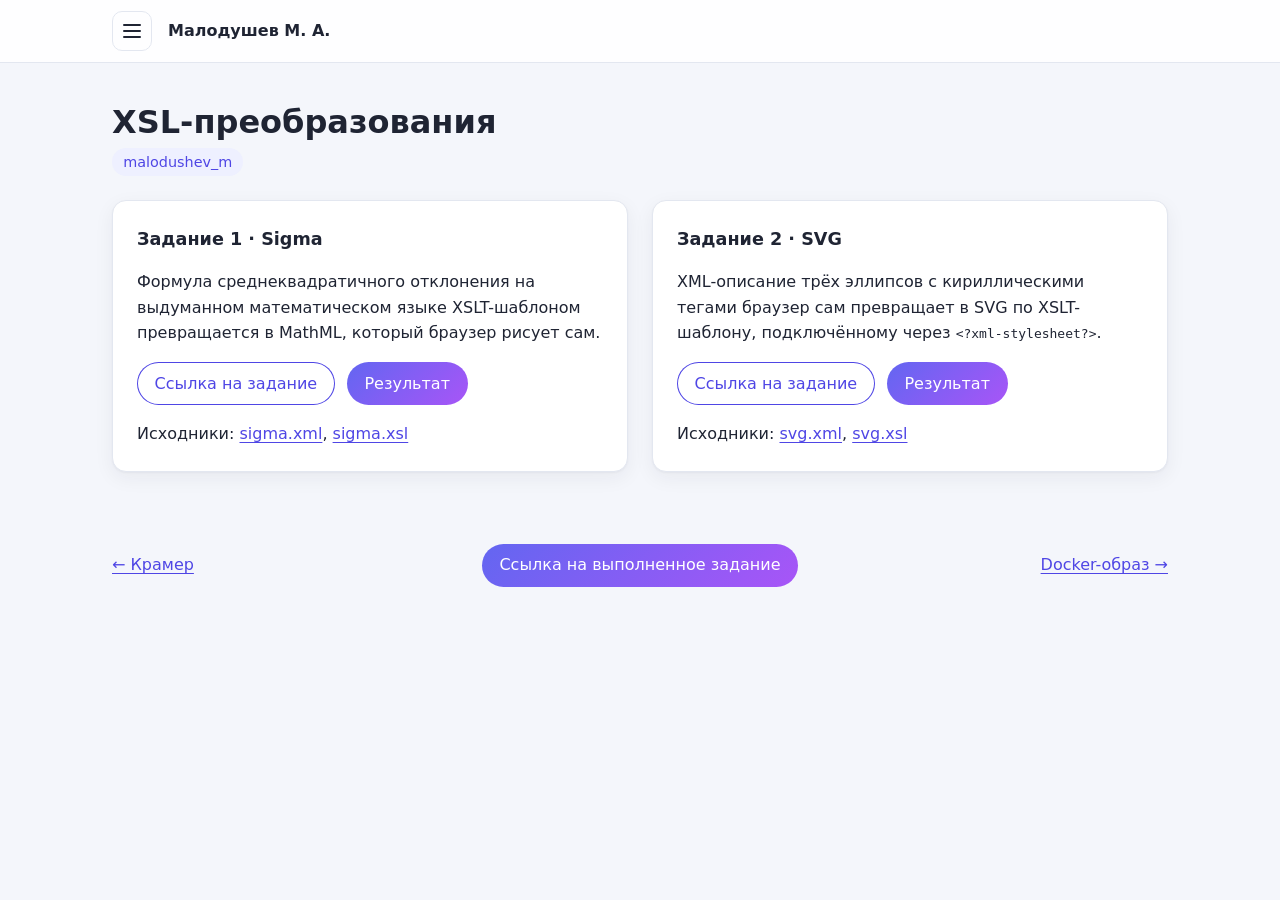
<file: works/xsl/index.html>
<!DOCTYPE html>
<html lang="ru">
<head>
  <meta charset="utf-8">
  <meta name="viewport" content="width=device-width, initial-scale=1">
  <title>XSL-преобразования</title>
  <link rel="stylesheet" href="../../assets/style.css">
  <script src="../../assets/works.js" defer></script>
</head>
<body data-work="xsl">
  <header class="site-header">
    <nav data-nav="site" aria-label="Навигация по сайту"></nav>
  </header>

  <main>
    <h1>XSL-преобразования</h1>
    <h4 class="login">malodushev_m</h4>

    <div class="card-grid">
      <section class="card">
        <h2>Задание 1 · Sigma</h2>
        <p>
          Формула среднеквадратичного отклонения на выдуманном математическом языке
          XSLT-шаблоном превращается в MathML, который браузер рисует сам.
        </p>
        <p class="button-row">
          <a class="button-link button-link-outline" href="https://web-scriptor.ru/sigma.pdf">Ссылка на задание</a>
          <a class="button-link" href="sigma/sigma.xml">Результат</a>
        </p>
        <p>
          Исходники: <a href="sigma/sigma.xml">sigma.xml</a>, <a href="sigma/sigma.xsl">sigma.xsl</a>
        </p>
      </section>

      <section class="card">
        <h2>Задание 2 · SVG</h2>
        <p>
          XML-описание трёх эллипсов с кириллическими тегами браузер сам превращает в SVG
          по XSLT-шаблону, подключённому через <code>&lt;?xml-stylesheet?&gt;</code>.
        </p>
        <p class="button-row">
          <a class="button-link button-link-outline" href="https://web-scriptor.ru/svg.pdf">Ссылка на задание</a>
          <a class="button-link" href="svg/svg.xml">Результат</a>
        </p>
        <p>
          Исходники: <a href="svg/svg.xml">svg.xml</a>, <a href="svg/svg.xsl">svg.xsl</a>
        </p>
      </section>
    </div>
  </main>

  <footer>
    <nav class="pager" data-nav="pager" aria-label="Соседние работы"></nav>
  </footer>
</body>
</html>
</file>
<file: assets/style.css>
/* Общие стили сайта. Одна светлая тема, все цвета - переменными. */

:root {
  color-scheme: light;

  --bg: #f4f6fb;
  --surface: #ffffff;
  --text: #1f2433;
  --muted: #6b7185;
  --border: #e3e7f0;
  --accent: #4f46e5;
  --accent-soft: #eef0ff;
  --accent-gradient: linear-gradient(135deg, #6366f1, #a855f7);

  --radius: 14px;
  --shadow: 0 1px 2px rgb(31 36 51 / 0.04), 0 6px 20px rgb(31 36 51 / 0.06);
  --content-width: 68rem;

  font-family: system-ui, -apple-system, "Segoe UI", Roboto, sans-serif;
  line-height: 1.6;
}

*,
*::before,
*::after {
  box-sizing: border-box;
}

body {
  margin: 0;
  background: var(--bg);
  color: var(--text);
}

main {
  max-width: var(--content-width);
  margin-inline: auto;
  padding: 2.5rem 1rem 3rem;
}

a {
  color: var(--accent);
  text-underline-offset: 0.2em;
}

h1 {
  margin-block: 0 0.4rem;
  font-size: 2rem;
  line-height: 1.2;
  text-wrap: balance;
}

h2 {
  margin-block: 0 0.6rem;
  font-size: 1.1rem;
}

.lead {
  margin-top: 0;
  font-size: 1.1rem;
  color: var(--muted);
}

/* Логин под заголовком практики - обязательный <h4> из заданий */
.login {
  display: inline-block;
  margin-block: 0 1.5rem;
  padding: 0.15rem 0.7rem;
  font-size: 0.9rem;
  font-weight: 500;
  color: var(--accent);
  background: var(--accent-soft);
  border-radius: 999px;
}

/* ---------- Шапка ---------- */

/* sticky - шапка прилипает к верху при прокрутке, оставаясь в потоке документа */
.site-header {
  position: sticky;
  top: 0;
  z-index: 5;
  background: rgb(255 255 255 / 0.85);
  backdrop-filter: blur(8px);
  border-bottom: 1px solid var(--border);
}

.site-header nav {
  display: flex;
  align-items: center;
  gap: 1rem;
  max-width: var(--content-width);
  margin-inline: auto;
  padding: 0.7rem 1rem;
}

.brand {
  font-weight: 600;
  color: var(--text);
  text-decoration: none;
}

/* Кнопка "три полоски": три <span>, выстроенных в колонку */
.menu-button {
  display: grid;
  gap: 4px;
  place-content: center;
  width: 2.5rem;
  height: 2.5rem;
  padding: 0;
  background: transparent;
  border: 1px solid var(--border);
  border-radius: 10px;
}

.menu-button span {
  width: 18px;
  height: 2px;
  background: var(--text);
  border-radius: 2px;
}

.menu-button:hover {
  background: var(--accent-soft);
  filter: none;
}

/* ---------- Боковая панель ---------- */

/* Сбрасываем стандартное центрирование popover и прижимаем панель к левому краю на всю высоту */
.sidebar {
  inset: 0 auto 0 0;
  width: min(20rem, 85vw);
  height: 100dvh;
  max-height: none;
  margin: 0;
  padding: 0;
  flex-direction: column;
  color: var(--text);
  background: var(--surface);
  border: 0;
  box-shadow: 8px 0 30px rgb(31 36 51 / 0.15);

  /* Выезд слева. allow-discrete позволяет анимировать и появление, и скрытие popover */
  translate: -100% 0;
  transition:
    translate 0.25s ease,
    display 0.25s allow-discrete,
    overlay 0.25s allow-discrete;
}

/* display: flex только у открытой панели. У закрытой браузер ставит display: none;
   если перебить его всегда, скрытая панель останется на странице за левым краем */
.sidebar:popover-open {
  display: flex;
  translate: 0 0;
}

/* Стартовое положение для анимации в момент открытия */
@starting-style {
  .sidebar:popover-open {
    translate: -100% 0;
  }
}

.sidebar::backdrop {
  background: rgb(31 36 51 / 0.3);
}

.sidebar-head {
  display: flex;
  align-items: center;
  justify-content: space-between;
  padding: 1rem 1rem 1rem 1.25rem;
  border-bottom: 1px solid var(--border);
}

.sidebar-title {
  font-weight: 600;
}

.sidebar-close {
  width: 2.2rem;
  height: 2.2rem;
  padding: 0;
  color: var(--muted);
  background: transparent;
}

.sidebar-close:hover {
  color: var(--text);
  background: var(--bg);
  filter: none;
}

/* Длинный список прокручивается внутри панели, шапка и подвал панели остаются на месте */
.sidebar .works-list {
  flex: 1;
  overflow-y: auto;
  padding: 0.75rem;
}

.sidebar-foot {
  display: flex;
  gap: 1.25rem;
  padding: 1rem 1.25rem;
  border-top: 1px solid var(--border);
}

[aria-current="page"] {
  font-weight: 600;
}

/* ---------- Подвал работы: пред / ссылка на задание / след ---------- */

.pager {
  display: grid;
  grid-template-columns: 1fr auto 1fr;
  align-items: center;
  gap: 1rem;
  max-width: var(--content-width);
  margin-inline: auto;
  padding: 0 1rem 3rem;
}

.pager > :last-child {
  text-align: right;
}

/* Ряд кнопок-ссылок: в карточках прижат влево, в подвале работы - по центру */
.button-row {
  display: flex;
  flex-wrap: wrap;
  gap: 0.75rem;
}

.pager .button-row {
  justify-content: center;
}

.button-link {
  padding: 0.55rem 1.1rem;
  color: #ffffff;
  text-decoration: none;
  background: var(--accent-gradient);
  border-radius: 999px;
}

/* Второстепенная кнопка: белая с рамкой, чтобы не спорить с основной */
.button-link-outline {
  color: var(--accent);
  background: var(--surface);
  box-shadow: inset 0 0 0 1px var(--accent);
}

/* ---------- Главная ---------- */

/* Верхний блок: фото слева, текст справа; на узком экране фото уходит наверх */
.hero {
  display: flex;
  flex-wrap: wrap;
  align-items: center;
  gap: 2.5rem;
  margin-bottom: 1.5rem;
  padding: 2.5rem;
}

.hero h1 {
  font-size: clamp(2rem, 4vw, 2.8rem);
}

/* Текст занимает всё место справа от фото. Без этого длинный ряд стека не помещается рядом с фото
   и весь блок переносится вниз; с flex: 1 переносятся сами плашки внутри блока.
   Под фото текст уходит только на узком экране, когда ему остаётся меньше 20rem. */
.hero > div {
  flex: 1;
  min-width: min(100%, 20rem);
}

/* object-fit: cover - фото заполняет круг без искажения пропорций */
.avatar {
  width: 12rem;
  height: 12rem;
  object-fit: cover;
  border-radius: 50%;
  box-shadow: 0 0 0 6px var(--accent-soft);
}

.tags {
  display: flex;
  flex-wrap: wrap;
  gap: 0.5rem;
  margin: 0;
  padding: 0;
  list-style: none;
}

.tags li {
  padding: 0.15rem 0.75rem;
  font-size: 0.9rem;
  color: var(--accent);
  background: var(--accent-soft);
  border-radius: 999px;
}

.hero-about {
  margin-block: 0 1rem;
}

/* Стек: белые плашки с иконкой технологии в её фирменном цвете
   (Go, Kafka, PostgreSQL - Simple Icons, CC0; остальные - цветные логотипы из Devicon, MIT) */
.stack {
  display: flex;
  flex-wrap: wrap;
  gap: 0.5rem;
  margin: 0.75rem 0 0;
  padding: 0;
  list-style: none;
}

/* Вторая строка стека - на том же расстоянии, что и плашки внутри строки */
.stack + .stack {
  margin-top: 0.5rem;
}

.stack li,
.tech {
  display: inline-flex;
  align-items: center;
  gap: 0.45rem;
  font-weight: 500;
  background: var(--surface);
  border: 1px solid var(--border);
  border-radius: 999px;
}

.stack li {
  padding: 0.3rem 0.85rem 0.3rem 0.6rem;
  font-size: 0.95rem;
}

.stack img {
  width: 1.2rem;
  height: 1.2rem;
}

/* Маленькая версия плашки стека - рядом с должностью */
.tech {
  margin-left: 0.3rem;
  padding: 0.05rem 0.55rem 0.05rem 0.4rem;
  font-size: 0.8rem;
  vertical-align: middle;
}

.tech img {
  width: 0.9rem;
  height: 0.9rem;
}

/* ---------- Опыт и образование ---------- */

.about {
  margin-bottom: 1.5rem;
}

.about h2:not(:first-child) {
  margin-top: 2rem;
}

.timeline {
  display: grid;
  gap: 0.75rem;
  margin: 0;
  padding: 0;
  list-style: none;
}

/* Логотип | должность и место | даты. На узком экране даты переносятся под текст */
.timeline-item {
  display: flex;
  flex-wrap: wrap;
  align-items: center;
  gap: 0.5rem 1rem;
  padding: 0.9rem 1rem;
  border: 1px solid var(--border);
  border-radius: 12px;
}

.timeline-item > div {
  flex: 1;
  min-width: 12rem;
}

.timeline-item p {
  margin: 0;
}

.timeline-title {
  font-weight: 600;
}

.timeline-place,
.timeline-date {
  color: var(--muted);
}

.timeline-date {
  font-size: 0.95rem;
}

/* Логотипы: картинка из images/ или плашка с монограммой, цвет плашки задаётся классом организации */
.logo {
  display: grid;
  flex-shrink: 0;
  place-items: center;
  width: 3rem;
  height: 3rem;
  font-size: 0.85rem;
  font-weight: 800;
  color: #ffffff;
  border-radius: 12px;
}

.logo-wb {
  background: linear-gradient(135deg, #cb11ab, #481173);
}

/* Карточки сами раскладываются в столько колонок, сколько влезает, без медиазапросов */
.card-grid {
  display: grid;
  grid-template-columns: repeat(auto-fit, minmax(20rem, 1fr));
  gap: 1.5rem;
  margin-bottom: 1.5rem;
}

/* Контакты: плитка "подпись сверху, ссылка снизу" */
.contacts {
  display: grid;
  gap: 0.75rem;
  margin: 0;
  padding: 0;
  list-style: none;
}

.contact {
  display: flex;
  flex-direction: column;
  padding: 0.7rem 1rem;
  text-decoration: none;
  border: 1px solid var(--border);
  border-radius: 10px;
  transition: border-color 0.15s, background 0.15s;
}

.contact:hover {
  background: var(--accent-soft);
  border-color: var(--accent);
}

.contact-label {
  font-size: 0.75rem;
  letter-spacing: 0.06em;
  text-transform: uppercase;
  color: var(--muted);
}

.contact-value {
  font-weight: 500;
}

/* ---------- Список работ: в боковой панели, на главной и в оглавлении ---------- */

.works-list {
  margin: 0;
  padding: 0;
  list-style: none;
}

.works-list a {
  display: flex;
  gap: 0.75rem;
  align-items: baseline;
  padding: 0.5rem 0.75rem;
  color: var(--text);
  text-decoration: none;
  border-radius: 8px;
}

/* Номер работы берём из встроенного счётчика <ol> */
.works-list a::before {
  content: counter(list-item, decimal-leading-zero);
  font-size: 0.8rem;
  font-variant-numeric: tabular-nums;
  color: var(--muted);
}

.works-list a:hover {
  background: var(--bg);
}

.works-list a[aria-current="page"] {
  color: var(--accent);
  background: var(--accent-soft);
}

/* ---------- Карточки, поля, кнопки ---------- */

.card {
  padding: 1.5rem;
  background: var(--surface);
  border: 1px solid var(--border);
  border-radius: var(--radius);
  box-shadow: var(--shadow);
}

.card > :first-child {
  margin-top: 0;
}

.card > :last-child {
  margin-bottom: 0;
}

input,
button {
  font: inherit;
}

input {
  padding: 0.45rem 0.6rem;
  color: inherit;
  background: var(--surface);
  border: 1px solid var(--border);
  border-radius: 8px;
}

input[readonly] {
  background: var(--bg);
}

button {
  padding: 0.55rem 1.3rem;
  color: #ffffff;
  background: var(--accent-gradient);
  border: 0;
  border-radius: 999px;
  cursor: pointer;
}

button:hover,
.button-link:hover {
  filter: brightness(1.08);
}

/* Фокус с клавиатуры виден всегда, от мыши - нет (:focus-visible) */
input:focus-visible,
button:focus-visible,
a:focus-visible {
  outline: 2px solid var(--accent);
  outline-offset: 2px;
}
/* Формулы MathML: браузер рисует их сам, только делаем крупнее основного текста */
math[display="block"] {
  font-size: 1.5rem;
}
</file>
<file: works/_template/style.css>
/* Стили только этой страницы. Общие цвета, карточки, поля и кнопки - в assets/style.css. */
</file>
<file: works/correlation/style.css>
/* Стили страницы "Корреляция". Общие цвета и карточка - в assets/style.css. */

.result-label {
  margin-bottom: 0.25rem;
  color: var(--muted);
}

/* Результат крупно, цифры одинаковой ширины */
.result-value {
  display: block;
  font-size: 3rem;
  font-weight: 700;
  font-variant-numeric: tabular-nums;
  color: var(--accent);
}

.example {
  margin-top: 1.25rem;
  font-size: 0.95rem;
  color: var(--muted);
}
</file>
<file: works/cramer/style.css>
/* Стили страницы "Крамер". Общие поля, кнопки и карточка - в assets/style.css. */

/* Строка "поле x + поле y = поле": поля и текст в один ряд, на узком экране переносятся */
.equation {
  display: flex;
  flex-wrap: wrap;
  align-items: center;
  gap: 0.5rem;
}

.equation input {
  width: 5rem;
  text-align: center;
}

/* Система уравнений: акцентная линия слева вместо фигурной скобки */
.system {
  padding-left: 1rem;
  border-left: 3px solid var(--accent);
}
</file>
<file: works/docker/style.css>
/* Стили страницы "Docker-образ". Общие цвета и карточка - в assets/style.css. */

/* Блок с командой: моноширинный шрифт, длинная строка прокручивается вбок, а не ломает вёрстку */
.code {
  overflow-x: auto;
  padding: 0.8rem 1rem;
  font-family: ui-monospace, "SFMono-Regular", Menlo, monospace;
  font-size: 0.95rem;
  background: var(--bg);
  border: 1px solid var(--border);
  border-radius: 8px;
}
</file>
<file: works/js_history/style.css>
/* Стили страницы "Родословная JavaScript": схема на SVG, фильтры, таблица, всплывающая справка.
   Фон, текст, рамки и шрифт берутся из общего assets/style.css. */

:root {
  /* Цвета четырёх линий развития и их светлые подложки для подсветки карточек */
  --lane1: #2f5fa8;
  --lane2: #a4571f;
  --lane3: #6a4f9c;
  --lane4: #1c6b51;
  --h1: #e6eefb;
  --h2: #fbeee1;
  --h3: #f0ebfa;
  --h4: #e2f1eb;

  --js: #876500;
  --js-fill: #fdf6e0;
  --ts-fill: #eef4f1;

  --mono: ui-monospace, "SFMono-Regular", Menlo, monospace;
}

/* ---------- Текст ---------- */

.eyebrow {
  margin: 0 0 0.6rem;
  font-size: 0.75rem;
  font-weight: 600;
  letter-spacing: 0.14em;
  text-transform: uppercase;
  color: var(--accent);
}

.history h1 {
  font-size: clamp(2rem, 4.6vw, 3rem);
  letter-spacing: -0.02em;
}

.thesis {
  margin: 0;
  font-size: 1.2rem;
}

.history h2 {
  margin-bottom: 0.4rem;
  font-size: 1.5rem;
}

.sub {
  margin: 0 0 1.4rem;
  color: var(--muted);
}

.history section {
  margin-top: 3.5rem;
}

/* ---------- Фильтры по линиям ---------- */

.chips {
  display: flex;
  flex-wrap: wrap;
  gap: 0.5rem;
  margin: 0 0 1rem;
}

.chip {
  padding: 0.45rem 1rem;
  font-size: 0.95rem;
  font-weight: 500;
  color: var(--muted);
  background: var(--surface);
  border: 1px solid var(--border);
  border-radius: 999px;
  transition: color 0.15s, border-color 0.15s;
}

.chip:hover {
  color: var(--text);
  filter: none;
}

.chip[aria-pressed="true"] {
  font-weight: 600;
  color: var(--text);
  border-color: currentColor;
}

.chip[data-lane="1"][aria-pressed="true"] { color: var(--lane1); }
.chip[data-lane="2"][aria-pressed="true"] { color: var(--lane2); }
.chip[data-lane="3"][aria-pressed="true"] { color: var(--lane3); }
.chip[data-lane="4"][aria-pressed="true"] { color: var(--lane4); }

/* ---------- Схема ---------- */

figure {
  margin: 0;
}

/* На узком экране схема не сжимается до нечитаемого, а прокручивается вбок */
.scroller {
  overflow-x: auto;
  padding: 0.75rem;
  background: var(--surface);
  border: 1px solid var(--border);
  border-radius: var(--radius);
  box-shadow: var(--shadow);
}

.scroller svg {
  display: block;
  width: 100%;
  min-width: 1000px;
  height: auto;
}

figcaption {
  display: flex;
  flex-wrap: wrap;
  gap: 0.4rem 1.4rem;
  margin-top: 0.75rem;
  font-size: 0.9rem;
  color: var(--muted);
}

figcaption span {
  white-space: nowrap;
}

/* Колонки линий и их заголовки */
.band { opacity: 0.06; }
.bd1 { fill: var(--lane1); }
.bd2 { fill: var(--lane2); }
.bd3 { fill: var(--lane3); }
.bd4 { fill: var(--lane4); }

.lane {
  font-size: 17px;
  font-weight: 700;
  letter-spacing: 0.07em;
  text-transform: uppercase;
}

.l1 { fill: var(--lane1); }
.l2 { fill: var(--lane2); }
.l3 { fill: var(--lane3); }
.l4 { fill: var(--lane4); }

.ruleline { stroke-width: 3; }
.rule1 { stroke: var(--lane1); }
.rule2 { stroke: var(--lane2); }
.rule3 { stroke: var(--lane3); }
.rule4 { stroke: var(--lane4); }

/* Карточка языка на схеме */
.node-card {
  fill: var(--surface);
  stroke-width: 1.4;
  transition: fill 0.15s, stroke-width 0.15s;
}

.c1 { stroke: var(--lane1); }
.c2 { stroke: var(--lane2); }
.c3 { stroke: var(--lane3); }
.c4 { stroke: var(--lane4); }

.name {
  font-size: 14.5px;
  font-weight: 600;
  fill: var(--text);
}

.yr {
  font-family: var(--mono);
  font-size: 11.5px;
}

.y1 { fill: var(--lane1); }
.y2 { fill: var(--lane2); }
.y3 { fill: var(--lane3); }
.y4 { fill: var(--lane4); }
.yjs { fill: var(--js); }

.gloss {
  font-size: 11.5px;
  fill: var(--muted);
}

/* Стрелка "подробнее" появляется при наведении на карточку */
.more {
  font-size: 15px;
  font-weight: 600;
  opacity: 0;
  transition: opacity 0.15s;
}

.m1 { fill: var(--lane1); }
.m2 { fill: var(--lane2); }
.m3 { fill: var(--lane3); }
.m4 { fill: var(--lane4); }
.mjs { fill: var(--js); }

.clickable { cursor: pointer; }
.clickable:focus { outline: none; }
.clickable:hover .more,
.clickable:focus .more { opacity: 0.85; }
.clickable:hover .node-card,
.clickable:focus .node-card { stroke-width: 2.4; }

.clickable:hover .c1, .clickable:focus .c1, .g.sel .c1 { fill: var(--h1); }
.clickable:hover .c2, .clickable:focus .c2, .g.sel .c2 { fill: var(--h2); }
.clickable:hover .c3, .clickable:focus .c3, .g.sel .c3 { fill: var(--h3); }
.clickable:hover .c4, .clickable:focus .c4, .g.sel .c4 { fill: var(--h4); }

.clickable:hover .hero-box,
.clickable:focus .hero-box,
.clickable:hover .es-box,
.clickable:focus .es-box,
.clickable:hover .ts-box,
.clickable:focus .ts-box { stroke-width: 3; }

.g.sel .node-card { stroke-width: 2.8; }

/* Стрелки между языками */
.ln {
  fill: none;
  stroke-width: 1.8;
  stroke-linecap: round;
  stroke-linejoin: round;
}

.s1 { stroke: var(--lane1); }
.s2 { stroke: var(--lane2); }
.s3 { stroke: var(--lane3); }
.s4 { stroke: var(--lane4); }
.sn { stroke: var(--muted); }
.thick { stroke-width: 2.8; }
.dashline { stroke-dasharray: 6 5; }

/* Наконечники стрелок (<marker>) */
.mkl {
  fill: none;
  stroke-width: 1.9;
  stroke-linecap: round;
  stroke-linejoin: round;
}

.ms1 { stroke: var(--lane1); }
.ms2 { stroke: var(--lane2); }
.ms3 { stroke: var(--lane3); }
.ms4 { stroke: var(--lane4); }
.msn { stroke: var(--muted); }

.edge {
  font-size: 11.5px;
  font-weight: 500;
  fill: var(--text);
}

/* Верхняя плашка "До языков программирования" */
.pro-box {
  fill: none;
  stroke: var(--border);
  stroke-width: 1.2;
  stroke-dasharray: 5 4;
}

.pro-tag {
  font-size: 9.5px;
  font-weight: 600;
  letter-spacing: 0.12em;
  text-transform: uppercase;
  fill: var(--muted);
}

.pro-txt {
  font-size: 12.5px;
  fill: var(--muted);
}

/* Блоки JavaScript, ES2015 и TypeScript внизу схемы */
.hero-box {
  fill: var(--js-fill);
  stroke: var(--js);
  stroke-width: 2;
  transition: stroke-width 0.15s;
}

.hero-name {
  font-size: 21px;
  font-weight: 700;
  fill: var(--text);
}

.hero-sub {
  font-size: 12.5px;
  fill: var(--muted);
}

.hero-punch {
  font-size: 13.5px;
  font-weight: 500;
  fill: var(--text);
}

.ts-box {
  fill: var(--ts-fill);
  stroke: var(--lane4);
  stroke-width: 1.8;
  transition: stroke-width 0.15s;
}

.es-box {
  fill: var(--surface);
  stroke: var(--js);
  stroke-width: 1.4;
  transition: stroke-width 0.15s;
}

/* Подсветка: при выбранном фильтре всё, кроме помеченного .hot, притухает */
.g { transition: opacity 0.2s ease; }
#tree.focusing .g { opacity: 0.12; }
#tree.focusing .g.hot { opacity: 1; }

/* Появление схемы: карточки всплывают, стрелки прорисовываются по очереди (--i задан в разметке) */
@keyframes rise {
  from { opacity: 0; transform: translateY(7px); }
  to { opacity: 1; transform: none; }
}

@keyframes draw {
  from { stroke-dashoffset: 1; }
  to { stroke-dashoffset: 0; }
}

.g.node {
  animation: rise 0.5s ease both;
  animation-delay: calc(var(--i, 0) * 70ms);
}

.g.link .ln {
  stroke-dasharray: 1;
  animation: draw 0.55s ease both;
  animation-delay: calc(120ms + var(--i, 0) * 70ms);
}

.g.link text {
  animation: rise 0.4s ease both;
  animation-delay: calc(400ms + var(--i, 0) * 70ms);
}

.g.link .dashline {
  stroke-dasharray: 6 5;
  animation: rise 0.5s ease both;
}

@media (prefers-reduced-motion: reduce) {
  .g.node, .g.link .ln, .g.link text, .g.link .dashline { animation: none; }
  .g, .node-card, .more { transition: none; }
}

/* ---------- Всплывающая справка о языке ---------- */

.pop {
  position: fixed;
  z-index: 60;
  width: min(390px, 92vw);
  padding: 20px 22px 22px;
  background: var(--surface);
  border: 1px solid var(--border);
  border-left-width: 5px;
  border-radius: var(--radius);
  box-shadow: 0 20px 48px rgb(10 15 25 / 0.2), 0 2px 6px rgb(10 15 25 / 0.08);
  animation: pop 0.17s ease;
}

@keyframes pop {
  from { opacity: 0; transform: scale(0.97) translateY(5px); }
  to { opacity: 1; transform: none; }
}

@media (prefers-reduced-motion: reduce) {
  .pop { animation: none; }
}

.pop[data-lane="1"] { border-left-color: var(--lane1); }
.pop[data-lane="2"] { border-left-color: var(--lane2); }
.pop[data-lane="3"] { border-left-color: var(--lane3); }
.pop[data-lane="4"] { border-left-color: var(--lane4); }
.pop[data-lane="js"] { border-left-color: var(--js); }

.pop-x {
  position: absolute;
  top: 9px;
  right: 11px;
  padding: 2px 7px;
  font-size: 23px;
  line-height: 1;
  color: var(--muted);
  background: none;
  border-radius: 7px;
}

.pop-x:hover {
  color: var(--text);
  filter: none;
}

.d-name {
  margin: 0 26px 3px 0;
  font-size: 1.35rem;
  letter-spacing: -0.01em;
}

.d-meta {
  margin: 0 0 11px;
  font-family: var(--mono);
  font-size: 13px;
  color: var(--muted);
}

.d-text {
  margin: 0;
  line-height: 1.58;
}

/* ---------- Таблица конструкций ---------- */

.tablewrap {
  overflow-x: auto;
  padding: 0.5rem 1.25rem;
  background: var(--surface);
  border: 1px solid var(--border);
  border-radius: var(--radius);
  box-shadow: var(--shadow);
}

table {
  width: 100%;
  min-width: 640px;
  border-collapse: collapse;
}

th,
td {
  padding: 11px 14px 11px 0;
  text-align: left;
  vertical-align: top;
  border-bottom: 1px solid var(--border);
}

th {
  font-size: 11px;
  font-weight: 600;
  letter-spacing: 0.12em;
  text-transform: uppercase;
  color: var(--muted);
  border-bottom-width: 2px;
}

tbody tr:last-child td {
  border-bottom: 0;
}

tbody tr {
  cursor: pointer;
  transition: background 0.15s;
}

tbody tr:hover,
tbody tr:focus-visible {
  background: var(--bg);
  outline: none;
}

tbody tr:focus-visible td:first-child {
  box-shadow: inset 3px 0 0 var(--accent);
}

td:first-child {
  padding-left: 10px;
}

td.src {
  font-weight: 600;
  white-space: nowrap;
}

td.src .when {
  font-family: var(--mono);
  font-size: 12px;
  font-weight: 400;
  color: var(--muted);
}

td.feat code {
  padding: 1px 5px;
  font-family: var(--mono);
  font-size: 13.5px;
  background: var(--bg);
  border: 1px solid var(--border);
  border-radius: 4px;
}

.k1 { color: var(--lane1); }
.k2 { color: var(--lane2); }
.k3 { color: var(--lane3); }
.k4 { color: var(--lane4); }

/* ---------- Тупиковые ветви ---------- */

.dead {
  display: grid;
  grid-template-columns: repeat(auto-fit, minmax(250px, 1fr));
  gap: 1.25rem 1.75rem;
  margin: 0;
  padding: 0;
  list-style: none;
}

.dead li {
  padding-left: 14px;
  border-left: 3px solid var(--border);
}

.dead .who {
  display: block;
  font-size: 1.05rem;
  font-weight: 600;
}

.dead .when {
  display: block;
  margin-bottom: 5px;
  font-family: var(--mono);
  font-size: 12px;
  color: var(--muted);
}

.dead .why {
  line-height: 1.5;
  color: var(--muted);
}

.verdict {
  margin-top: 1.6rem;
  padding: 18px 20px;
  font-size: 1.05rem;
  background: var(--js-fill);
  border-left: 4px solid var(--js);
  border-radius: 0 var(--radius) var(--radius) 0;
}

.note {
  margin-top: 3.5rem;
  padding-top: 1.25rem;
  font-size: 0.95rem;
  color: var(--muted);
  border-top: 1px solid var(--border);
}
</file>
